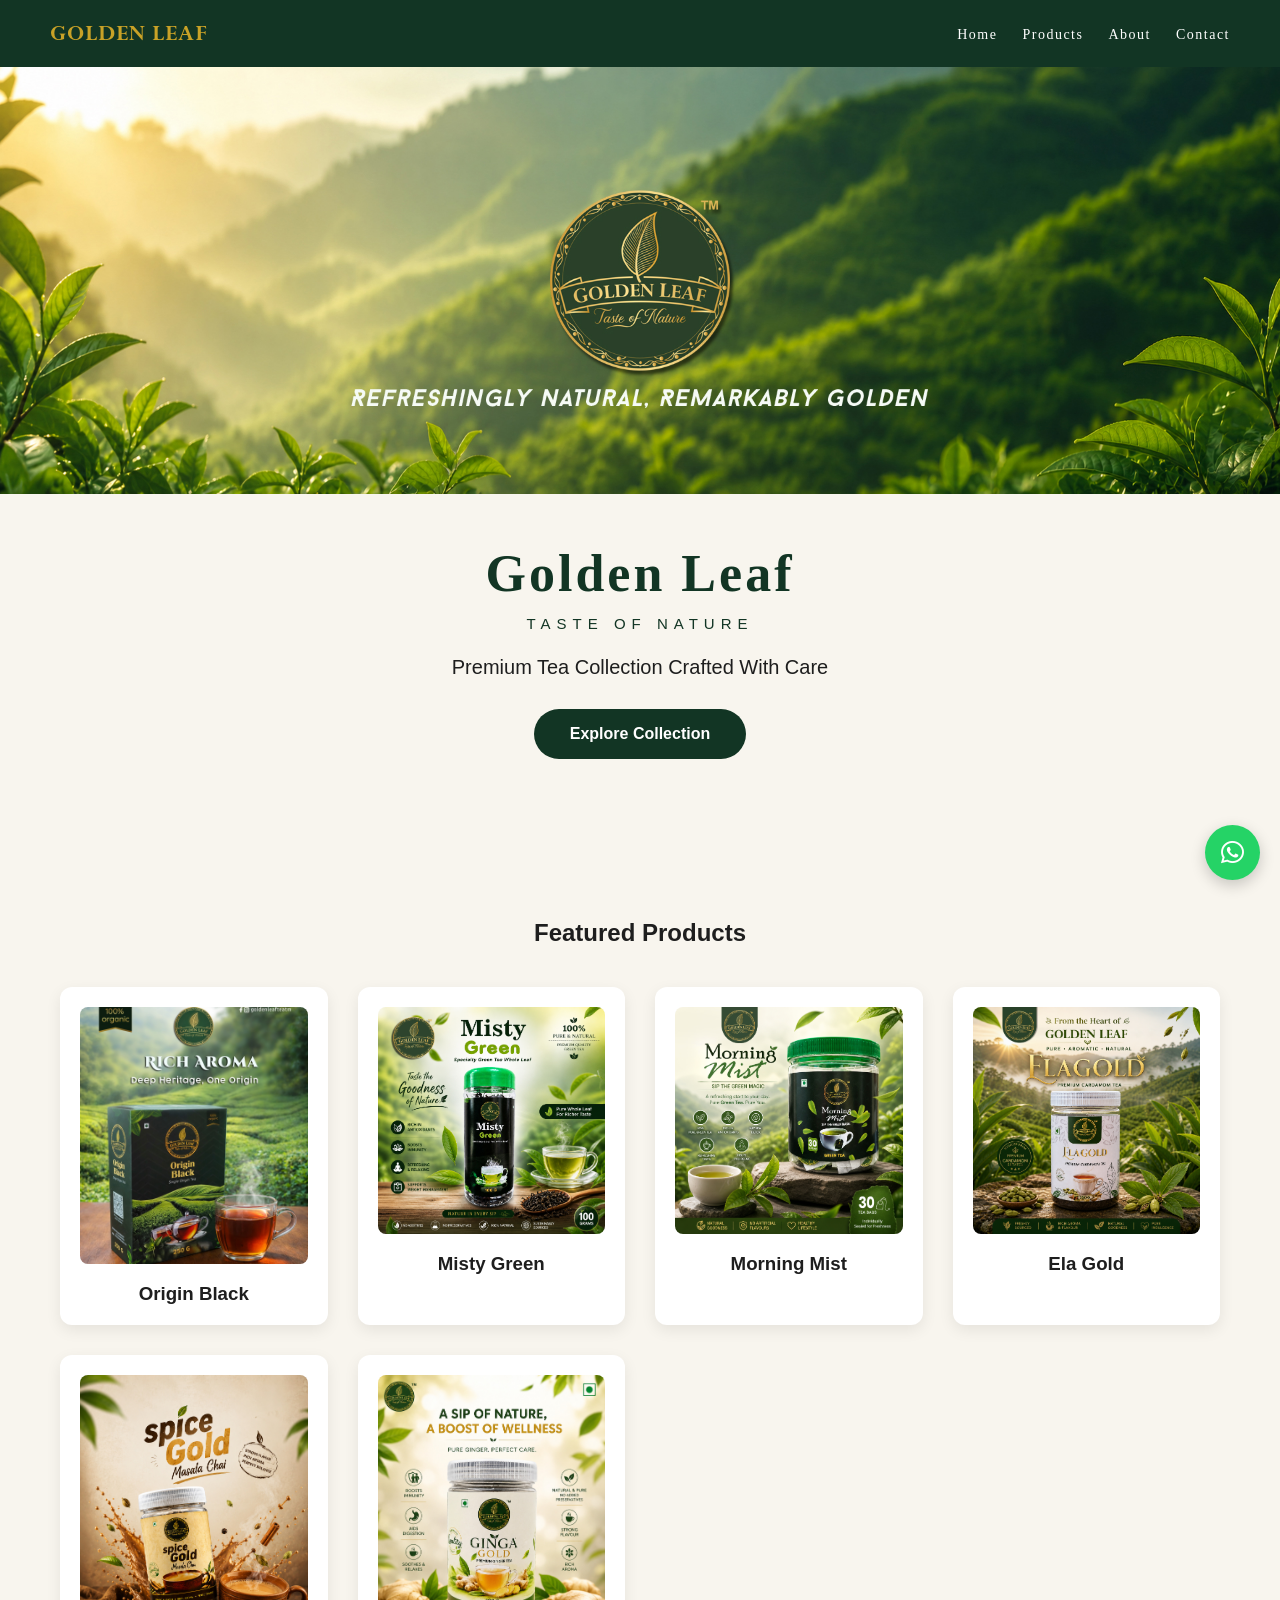
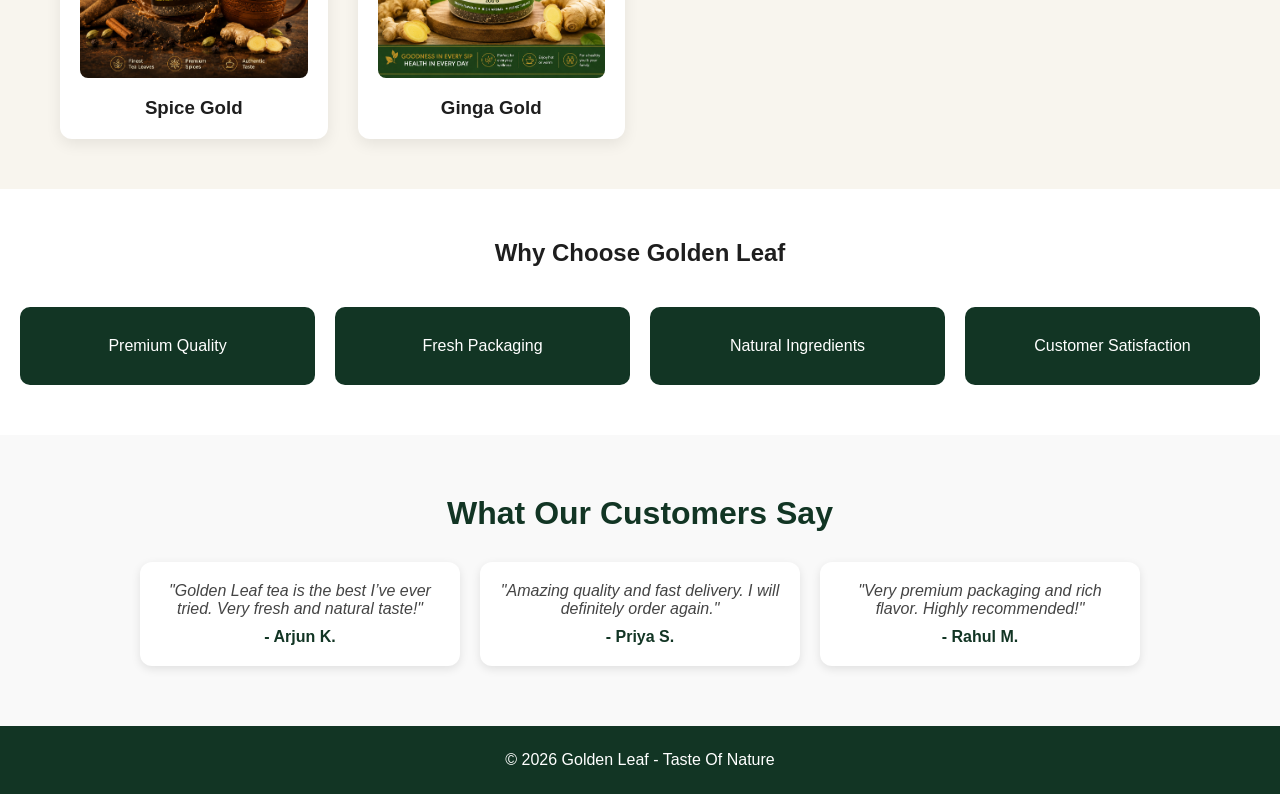
<file: index.html>
<!DOCTYPE html>

<html lang="en">

<head>

  <link rel="stylesheet" href="https://cdnjs.cloudflare.com/ajax/libs/font-awesome/6.5.1/css/all.min.css">
  
<meta charset="UTF-8">
<meta name="viewport" content="width=device-width, initial-scale=1.0">

<title>
Golden Leaf - Taste Of Nature
</title>

<link rel="stylesheet" href="assets/css/style.css">

</head>

<body>

<nav class="navbar">

<div class="brand">
GOLDEN LEAF
</div>

<ul class="nav-links">

<li><a href="index.html">Home</a></li>

<li><a href="products.html">Products</a></li>

<li><a href="about.html">About</a></li>

<li><a href="contact.html">Contact</a></li>

</ul>

</nav>

<section class="hero">

<img
src="assets/images/logo.jpg"
alt="Golden Leaf Banner"
class="hero-banner">

<div class="hero-content">

<h1 class="hero-brand">
    <span class="hero-brand-name">Golden Leaf</span>
    <span class="hero-brand-tagline">Taste Of Nature</span>
</h1>

<p>
Premium Tea Collection Crafted With Care
</p>

<a href="products.html" class="btn">
Explore Collection
</a>

</div>

</section>

<section class="featured-products">

<h2>
Featured Products
</h2>

<div class="product-grid">

<div class="product-card">

<img
src="assets/images/products/origin-black/main.jpg"
alt="Origin Black">

<h3>Origin Black</h3>

</div>

<div class="product-card">

<img
src="assets/images/products/misty-green/main.jpg"
alt="Misty Green">

<h3>Misty Green</h3>

</div>

<div class="product-card">

<img
src="assets/images/products/morning-mist/main.jpg"
alt="Morning Mist">

<h3>Morning Mist</h3>

</div>

<div class="product-card">

<img
src="assets/images/products/ela-gold/main.jpg"
alt="Ela Gold">

<h3>Ela Gold</h3>

</div>

  <div class="product-card">

<img
src="assets/images/products/spice-gold/main.jpg"
alt="Spice Gold">

<h3>Spice Gold</h3>

</div>

  <div class="product-card">

<img
src="assets/images/products/ginga-gold/main.jpg"
alt="Ginga Gold">

<h3>Ginga Gold</h3>

</div>
  
</div>

</section>

<section class="why-us">

<h2>
Why Choose Golden Leaf
</h2>

<div class="reasons">

<div class="reason">
Premium Quality
</div>

<div class="reason">
Fresh Packaging
</div>

<div class="reason">
Natural Ingredients
</div>

<div class="reason">
Customer Satisfaction
</div>

</div>

</section>

  <section class="testimonials">

  <h2>What Our Customers Say</h2>

  <div class="testimonial-grid">

    <div class="testimonial-card">
      <p>"Golden Leaf tea is the best I’ve ever tried. Very fresh and natural taste!"</p>
      <h4>- Arjun K.</h4>
    </div>

    <div class="testimonial-card">
      <p>"Amazing quality and fast delivery. I will definitely order again."</p>
      <h4>- Priya S.</h4>
    </div>

    <div class="testimonial-card">
      <p>"Very premium packaging and rich flavor. Highly recommended!"</p>
      <h4>- Rahul M.</h4>
    </div>

  </div>

</section>

<footer>

<p>
© 2026 Golden Leaf - Taste Of Nature
</p>

</footer>

  <a href="https://wa.me/918943013671" class="whatsapp-float" target="_blank">
  <i class="fa-brands fa-whatsapp"></i>
</a>

  
</body>

</html>
</file>
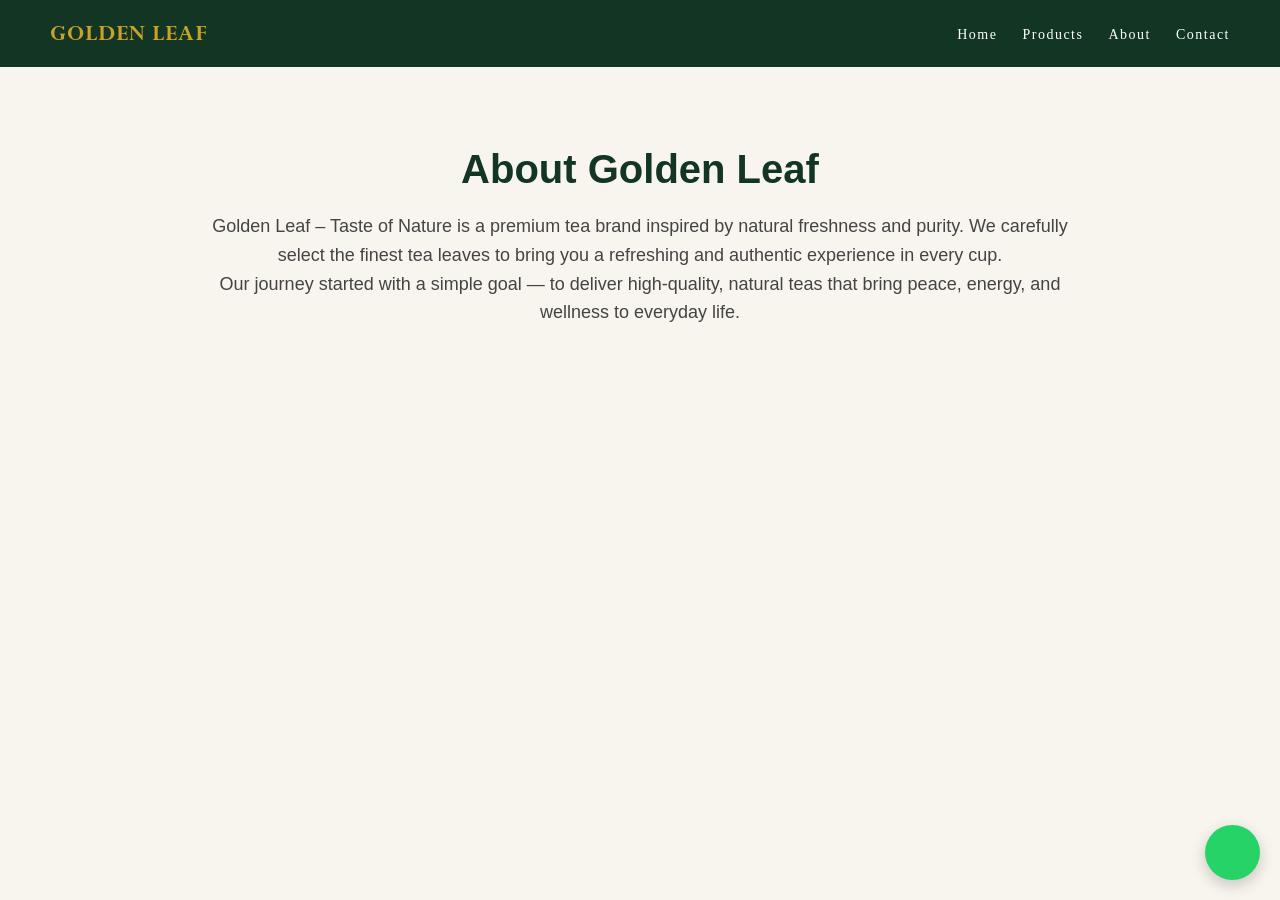
<file: about.html>
<!DOCTYPE html>
<html lang="en">

<head>
<meta charset="UTF-8">
<meta name="viewport" content="width=device-width, initial-scale=1.0">

<title>About Us | Golden Leaf</title>

<link rel="stylesheet" href="assets/css/style.css">
</head>

<body>

<nav class="navbar">
<div class="brand">GOLDEN LEAF</div>

<ul class="nav-links">
<li><a href="index.html">Home</a></li>
<li><a href="products.html">Products</a></li>
<li><a href="about.html">About</a></li>
<li><a href="contact.html">Contact</a></li>
</ul>
</nav>

<section class="page-section">

<h1>About Golden Leaf</h1>

<p>
Golden Leaf – Taste of Nature is a premium tea brand inspired by natural freshness and purity.
We carefully select the finest tea leaves to bring you a refreshing and authentic experience in every cup.
</p>

<p>
Our journey started with a simple goal — to deliver high-quality, natural teas that bring peace, energy, and wellness to everyday life.
</p>

</section>

  <a href="https://wa.me/918943013671" class="whatsapp-float" target="_blank">
  <i class="fa-brands fa-whatsapp"></i>
</a>

</body>
</html>
</file>
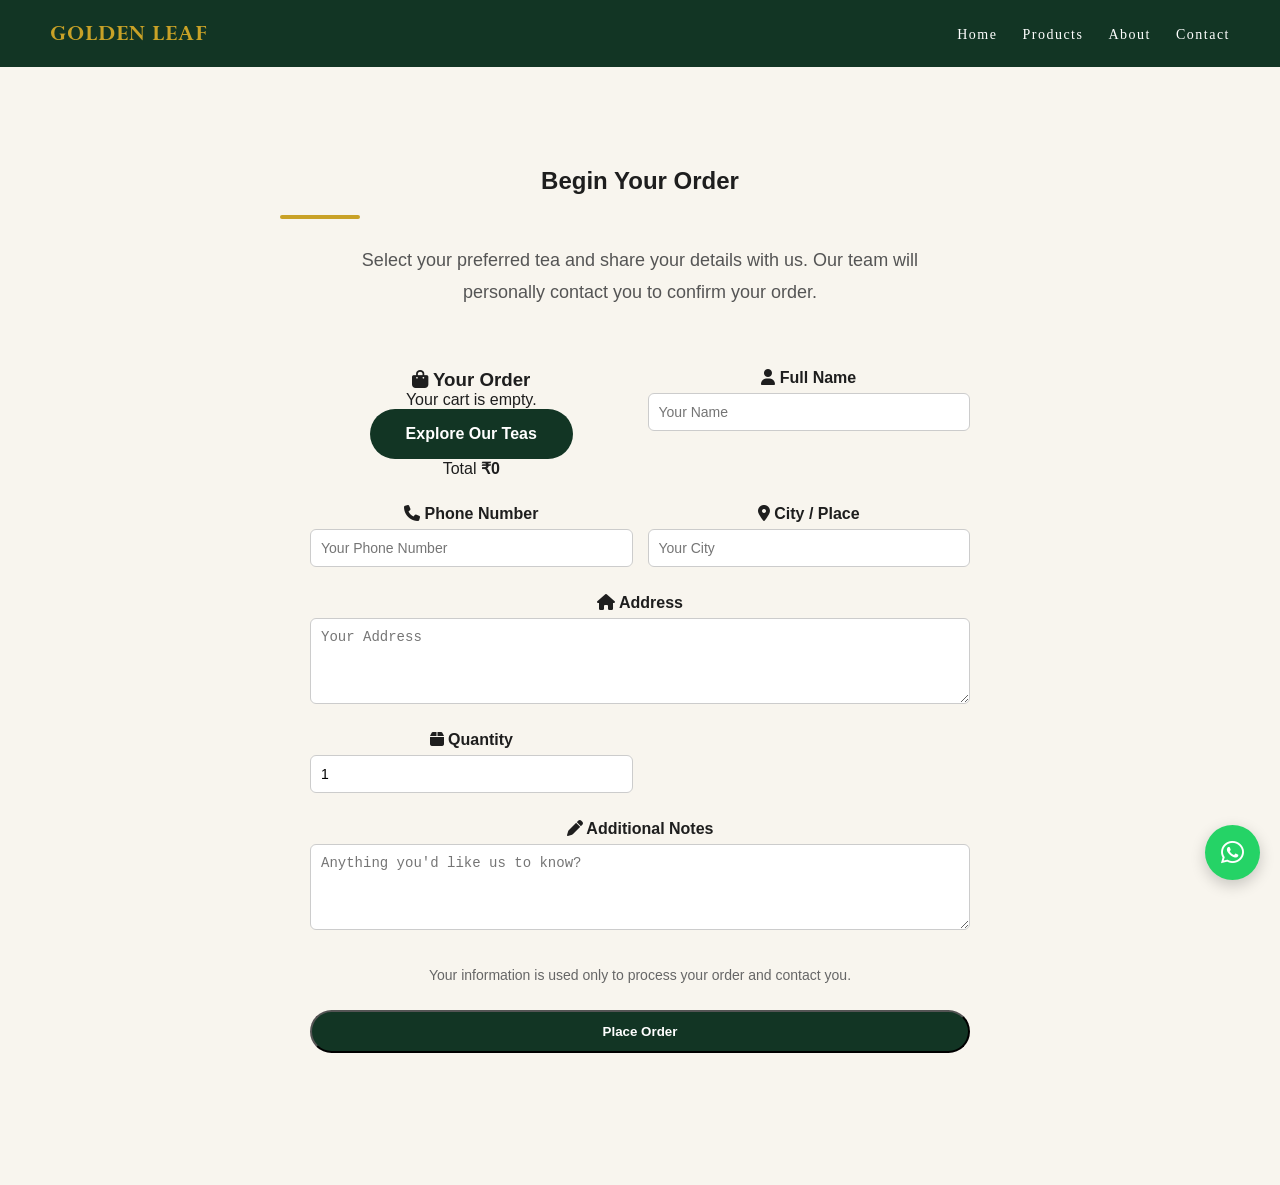
<file: cart-order.html>
<!DOCTYPE html>
<html lang="en">

<head>

  <link rel="stylesheet" href="https://cdnjs.cloudflare.com/ajax/libs/font-awesome/6.5.1/css/all.min.css">

<meta charset="UTF-8">
<meta name="viewport" content="width=device-width, initial-scale=1.0">

<title>Place Order | Golden Leaf</title>

<link rel="stylesheet" href="assets/css/style.css">

  <link rel="stylesheet"
href="https://cdnjs.cloudflare.com/ajax/libs/font-awesome/6.5.1/css/all.min.css">

</head>

<body>

<nav class="navbar">

<div class="brand">
GOLDEN LEAF
</div>

<ul class="nav-links">

<li><a href="index.html">Home</a></li>
<li><a href="products.html">Products</a></li>
<li><a href="about.html">About</a></li>
<li><a href="contact.html">Contact</a></li>

</ul>

</nav>

<section class="order-section">

<h1>Begin Your Order</h1>

<div class="gold-line"></div>

<p class="order-intro">

Select your preferred tea and
share your details with us.

Our team will personally contact
you to confirm your order.

</p>
  
 <form action="https://formspree.io/f/xnjynwlg" method="POST" onsubmit="return redirectAfterSubmit()">

<div class="form-grid">

  <div class="form-group">
    
   <div class="cart-order-summary">

    <h3>
        <i class="fa-solid fa-bag-shopping"></i>
        Your Order
    </h3>

    <div id="cart-order-items"></div>

    <div class="cart-order-total">
        <span>Total</span>
        <strong id="cart-order-total">₹0</strong>
    </div>

</div>

<input type="hidden" name="Order Details" id="cart-order-details">
<input type="hidden" name="Order Total" id="cart-order-total-input">
    
  </div>

  <div class="form-group">
    <label><i class="fa-solid fa-user"></i> Full Name</label>
    <input type="text" name="Name" placeholder="Your Name" required>
  </div>

  <div class="form-group">
    <label><i class="fa-solid fa-phone"></i> Phone Number</label>
    <input type="tel" name="Phone" placeholder="Your Phone Number" required>
  </div>

  <div class="form-group">
    <label><i class="fa-solid fa-location-dot"></i> City / Place</label>
    <input type="text" name="Place" placeholder="Your City" required>
  </div>

  <div class="form-group full">
    <label><i class="fa-solid fa-house"></i> Address</label>
    <textarea name="Address" rows="4" placeholder="Your Address" required></textarea>
  </div>

  <div class="form-group">
    <label><i class="fa-solid fa-box"></i> Quantity</label>
    <input type="number" name="Quantity" min="1" value="1" required>
  </div>

  <div class="form-group full">
    <label><i class="fa-solid fa-pen"></i> Additional Notes</label>
    <textarea name="Notes" rows="4" placeholder="Anything you'd like us to know?"></textarea>
  </div>

  <div class="form-group full">
    <p class="trust-message">
      Your information is used only to process your order and contact you.
    </p>
  </div>

  <div class="form-group full">
    <button type="submit" class="btn">Place Order</button>
  </div>

</div>

</form>
  
</section>

    <a href="https://wa.me/918943013671" class="whatsapp-float" target="_blank">
  <i class="fa-brands fa-whatsapp"></i>
</a>
  
  <script src="assets/js/main.js"></script>

  <script>
document.addEventListener("DOMContentLoaded", function () {

    const orderItems = document.getElementById("cart-order-items");
    const orderTotal = document.getElementById("cart-order-total");
    const orderDetails = document.getElementById("cart-order-details");
    const orderTotalInput = document.getElementById("cart-order-total-input");

    let cart = JSON.parse(localStorage.getItem("goldenLeafCart")) || [];

    if (cart.length === 0) {

        orderItems.innerHTML = `
            <p>Your cart is empty.</p>
            <a href="products.html" class="btn">
                Explore Our Teas
            </a>
        `;

        orderTotal.textContent = "₹0";
        return;
    }

    let total = 0;
    let details = [];

    cart.forEach(function (item) {

        const itemTotal = item.price * item.quantity;

        total += itemTotal;

        details.push(
            item.name + " × " + item.quantity + " = ₹" + itemTotal
        );

        orderItems.innerHTML += `
            <div class="cart-order-item">

                <span>
                    ${item.name} × ${item.quantity}
                </span>

                <strong>
                    ₹${itemTotal}
                </strong>

            </div>
        `;
    });

    orderTotal.textContent = "₹" + total;

    orderDetails.value = details.join(" | ");

    orderTotalInput.value = "₹" + total;

});
</script>
  
</body>

</html>
</file>
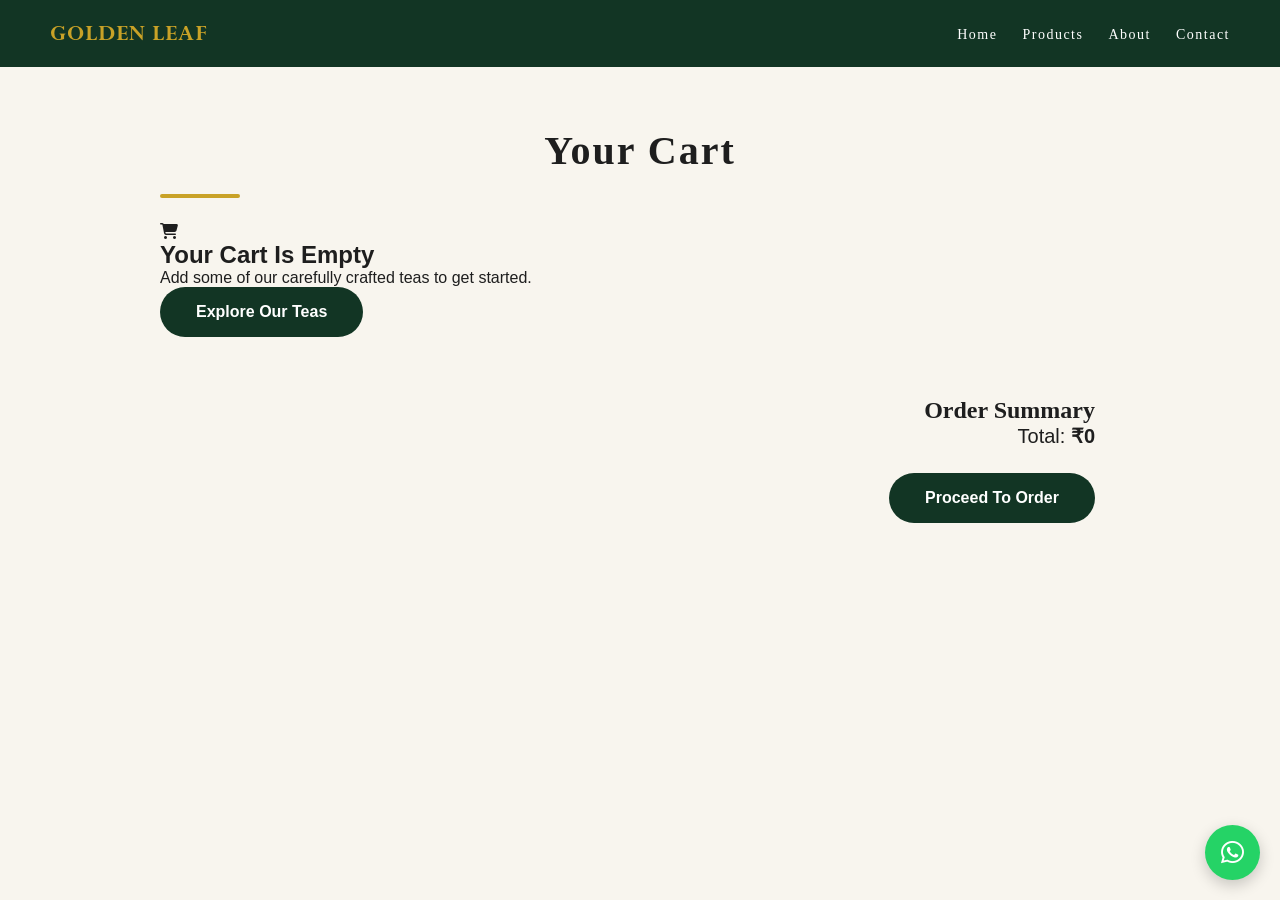
<file: cart.html>
<!DOCTYPE html>
<html lang="en">

<head>

<meta charset="UTF-8">
<meta name="viewport" content="width=device-width, initial-scale=1.0">

<title>Your Cart | Golden Leaf</title>

<link rel="stylesheet" href="assets/css/style.css">

<link rel="stylesheet"
href="https://cdnjs.cloudflare.com/ajax/libs/font-awesome/6.5.1/css/all.min.css">

</head>

<body>

<nav class="navbar">

    <div class="brand">
        GOLDEN LEAF
    </div>

    <ul class="nav-links">

        <li><a href="index.html">Home</a></li>
        <li><a href="products.html">Products</a></li>
        <li><a href="about.html">About</a></li>
        <li><a href="contact.html">Contact</a></li>

    </ul>

</nav>


<section class="cart-section">

    <h1>Your Cart</h1>

    <div class="gold-line"></div>

    <div id="cart-items">

        <!-- Cart products will appear here -->

    </div>


    <div class="cart-summary">

        <h2>Order Summary</h2>

        <p>
            Total:
            <strong id="cart-total">₹0</strong>
        </p>

        <a href="cart-order.html" class="btn">
            Proceed To Order
        </a>

    </div>

</section>


<a href="https://wa.me/918943013671"
class="whatsapp-float"
target="_blank">

    <i class="fa-brands fa-whatsapp"></i>

</a>


<script src="assets/js/main.js"></script>

</body>

</html>
</file>
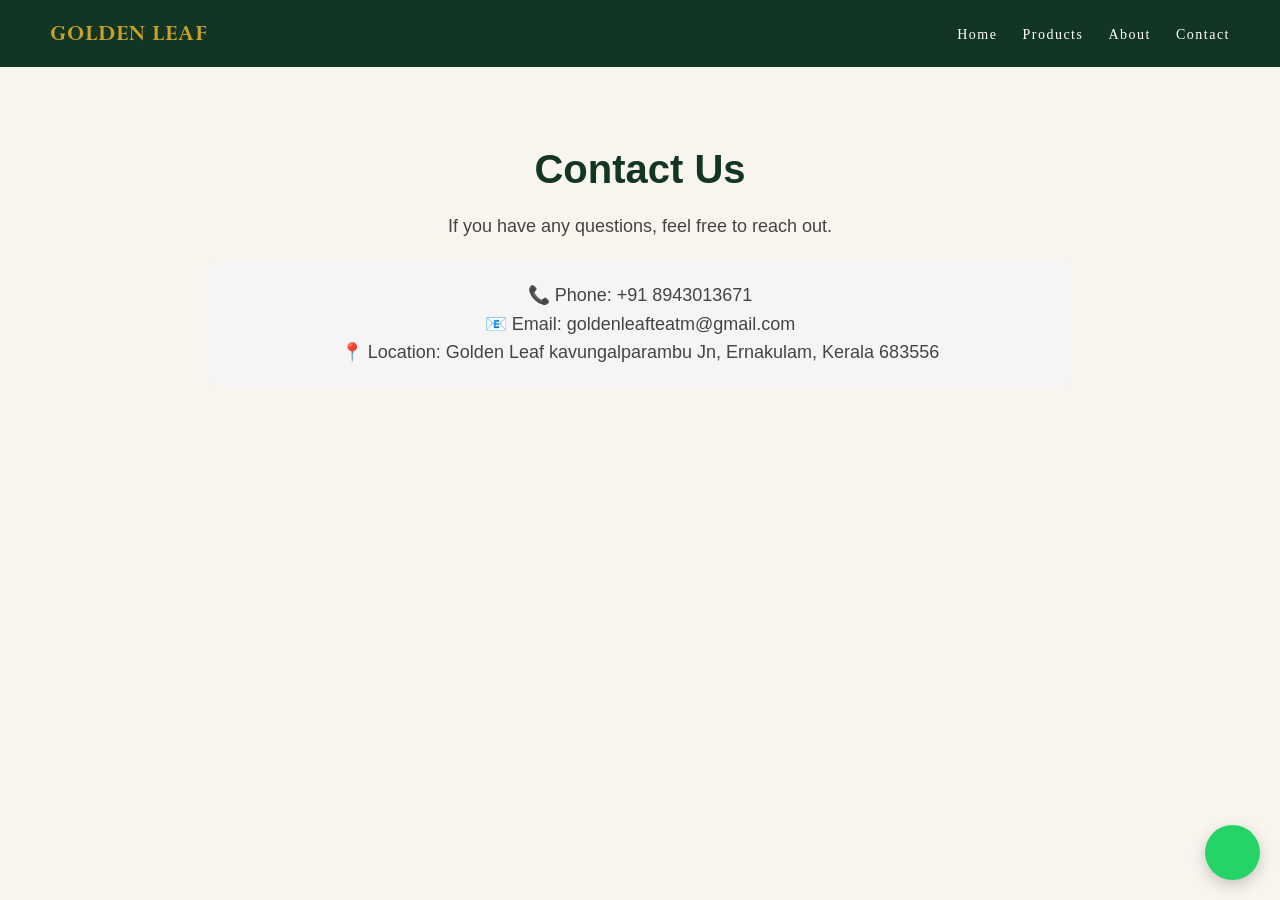
<file: contact.html>
<!DOCTYPE html>
<html lang="en">

<head>
<meta charset="UTF-8">
<meta name="viewport" content="width=device-width, initial-scale=1.0">

<title>Contact | Golden Leaf</title>

<link rel="stylesheet" href="assets/css/style.css">
</head>

<body>

<nav class="navbar">
<div class="brand">GOLDEN LEAF</div>

<ul class="nav-links">
<li><a href="index.html">Home</a></li>
<li><a href="products.html">Products</a></li>
<li><a href="about.html">About</a></li>
<li><a href="contact.html">Contact</a></li>
</ul>
</nav>

<section class="page-section">

<h1>Contact Us</h1>

<p>If you have any questions, feel free to reach out.</p>

<div class="contact-box">

<p>📞 Phone: +91 8943013671</p>
<p>📧 Email: goldenleafteatm@gmail.com</p>
<p>📍 Location: Golden Leaf kavungalparambu Jn, Ernakulam, Kerala 683556</p>

</div>

</section>

    <a href="https://wa.me/918943013671" class="whatsapp-float" target="_blank">
  <i class="fa-brands fa-whatsapp"></i>
</a>
  
</body>
</html>
</file>
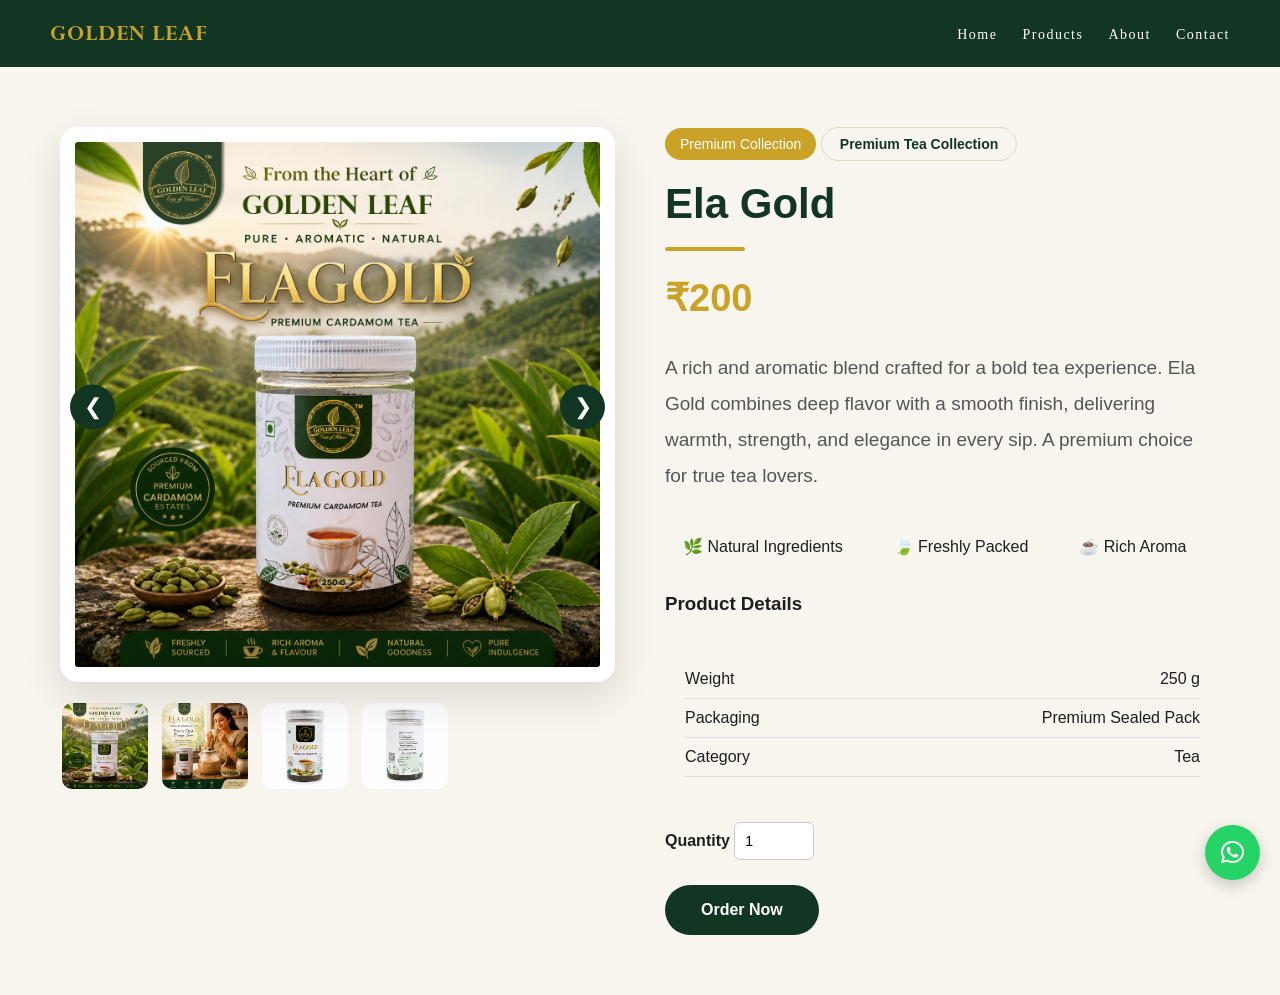
<file: ela-gold.html>
<!DOCTYPE html>
<html lang="en">

<head>

  <link rel="stylesheet" href="https://cdnjs.cloudflare.com/ajax/libs/font-awesome/6.5.1/css/all.min.css">
  
<meta charset="UTF-8">
<meta name="viewport" content="width=device-width, initial-scale=1.0">

<title>Ela Gold | Cardamom Tea</title>

<link rel="stylesheet" href="assets/css/style.css">

</head>

<body>

<nav class="navbar">

<div class="brand">
GOLDEN LEAF
</div>

<ul class="nav-links">

<li><a href="index.html">Home</a></li>

<li><a href="products.html">Products</a></li>

<li><a href="about.html">About</a></li>

<li><a href="contact.html">Contact</a></li>

</ul>

</nav>

<section class="product-page">

<div class="product-gallery">

<div class="gallery-container">

<button
class="gallery-btn left-btn"
onclick="previousImage()">

❮

</button>

<img
id="mainImage"
src="assets/images/products/ela-gold/main.jpg"
alt="Origin Black"
class="main-product-image">

<button
class="gallery-btn right-btn"
onclick="nextImage()">

❯

</button>

</div>
<div class="thumbnail-row">

<img
src="assets/images/products/ela-gold/main.jpg"
onclick="changeImage(this)"
class="thumbnail">

<img
src="assets/images/products/ela-gold/gallery1.jpg"
onclick="changeImage(this)"
class="thumbnail">

<img
src="assets/images/products/ela-gold/gallery2.jpg"
onclick="changeImage(this)"
class="thumbnail">

<img
src="assets/images/products/ela-gold/gallery3.jpg"
onclick="changeImage(this)"
class="thumbnail">

</div>

</div>

<div class="product-info">

<span class="product-badge">
Premium Collection
</span>
  
<span class="premium-tag">
Premium Tea Collection
</span>
  
<h1>Ela Gold</h1>
  <div class="gold-line"></div>

<p class="price">
₹200
</p>

<p class="product-description">

A rich and aromatic blend crafted for a bold tea experience. Ela Gold combines deep flavor with a smooth finish, delivering warmth, strength, and elegance in every sip. A premium choice for true tea lovers.

</p>

<div class="feature-box">

<div class="feature-item">
🌿 Natural Ingredients
</div>

<div class="feature-item">
🍃 Freshly Packed
</div>

<div class="feature-item">
☕ Rich Aroma
</div>

</div>

<h3>Product Details</h3>

<div class="spec-card">

<div class="spec-row">
<span>Weight</span>
<span>250 g</span>
</div>

<div class="spec-row">
<span>Packaging</span>
<span>Premium Sealed Pack</span>
</div>

<div class="spec-row">
<span>Category</span>
<span>Tea</span>
</div>

</div>

<div class="quantity-box">

<label>Quantity</label>

<input
type="number"
value="1"
min="1">

</div>

<a href="order.html?product=Ela%20Gold" class="btn">
Order Now
</a>
  
</div>

</section>

    <a href="https://wa.me/918943013671" class="whatsapp-float" target="_blank">
  <i class="fa-brands fa-whatsapp"></i>
</a>
  
<script src="assets/js/main.js"></script>

</body>

</html>
</file>
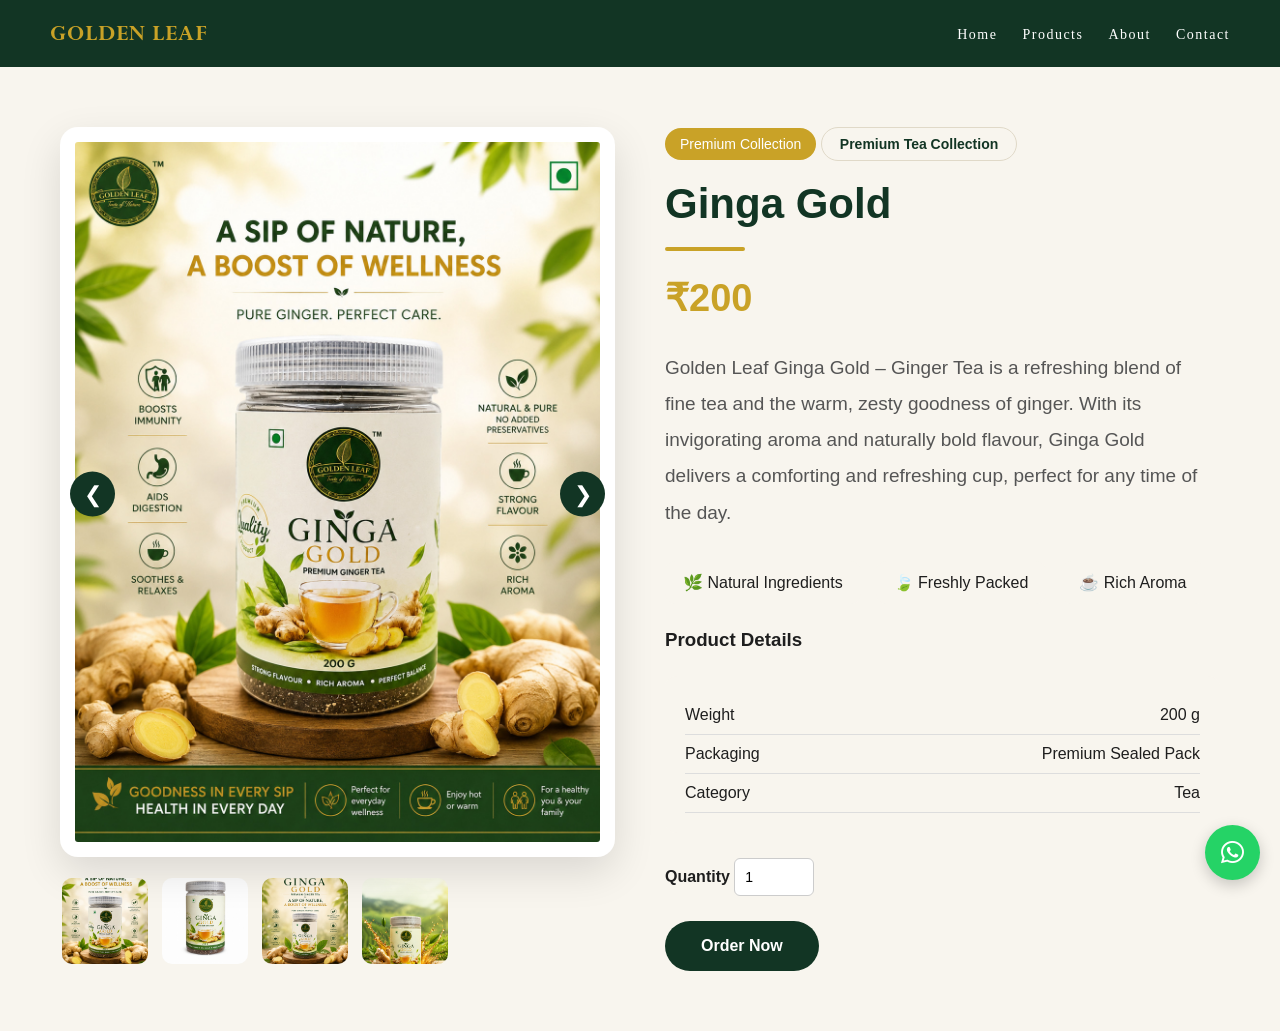
<file: ginga-gold.html>
<!DOCTYPE html>
<html lang="en">

<head>

  <link rel="stylesheet" href="https://cdnjs.cloudflare.com/ajax/libs/font-awesome/6.5.1/css/all.min.css">
  
<meta charset="UTF-8">
<meta name="viewport" content="width=device-width, initial-scale=1.0">

<title>Ginga Gold| Golden Leaf</title>

<link rel="stylesheet" href="assets/css/style.css">

</head>

<body>

<nav class="navbar">

<div class="brand">
GOLDEN LEAF
</div>

<ul class="nav-links">

<li><a href="index.html">Home</a></li>

<li><a href="products.html">Products</a></li>

<li><a href="about.html">About</a></li>

<li><a href="contact.html">Contact</a></li>

</ul>

</nav>

<section class="product-page">

<div class="product-gallery">

<div class="gallery-container">

<button
class="gallery-btn left-btn"
onclick="previousImage()">

❮

</button>

<img
id="mainImage"
src="assets/images/products/ginga-gold/main.jpg"
alt="Ginga Gold"
class="main-product-image">

<button
class="gallery-btn right-btn"
onclick="nextImage()">

❯

</button>

</div>
<div class="thumbnail-row">

<img
src="assets/images/products/ginga-gold/main.jpg"
onclick="changeImage(this)"
class="thumbnail">

<img
src="assets/images/products/ginga-gold/gallery1.jpg"
onclick="changeImage(this)"
class="thumbnail">

<img
src="assets/images/products/ginga-gold/gallery2.jpg"
onclick="changeImage(this)"
class="thumbnail">

<img
src="assets/images/products/ginga-gold/gallery3.jpg"
onclick="changeImage(this)"
class="thumbnail">

</div>

</div>

<div class="product-info">

<span class="product-badge">
Premium Collection
</span>
  
<span class="premium-tag">
Premium Tea Collection
</span>
  
<h1>Ginga Gold</h1>
  <div class="gold-line"></div>

<p class="price">
₹200
</p>

<p class="product-description">

Golden Leaf Ginga Gold – Ginger Tea is a refreshing blend of fine tea and the warm, zesty goodness of ginger.
  
With its invigorating aroma and naturally bold flavour, Ginga Gold delivers a comforting
  
and refreshing cup, perfect for any time of the day.

</p>

<div class="feature-box">

<div class="feature-item">
🌿 Natural Ingredients
</div>

<div class="feature-item">
🍃 Freshly Packed
</div>

<div class="feature-item">
☕ Rich Aroma
</div>

</div>

<h3>Product Details</h3>

<div class="spec-card">

<div class="spec-row">
<span>Weight</span>
<span>200 g</span>
</div>

<div class="spec-row">
<span>Packaging</span>
<span>Premium Sealed Pack</span>
</div>

<div class="spec-row">
<span>Category</span>
<span>Tea</span>
</div>

</div>

<div class="quantity-box">

<label>Quantity</label>

<input
type="number"
value="1"
min="1">

</div>

<a href="order.html?product=Ginga%20Gold" class="btn">
Order Now
</a>
  
</div>

</section>

    <a href="https://wa.me/918943013671" class="whatsapp-float" target="_blank">
  <i class="fa-brands fa-whatsapp"></i>
</a>

<script src="assets/js/main.js"></script>

</body>

</html>
</file>
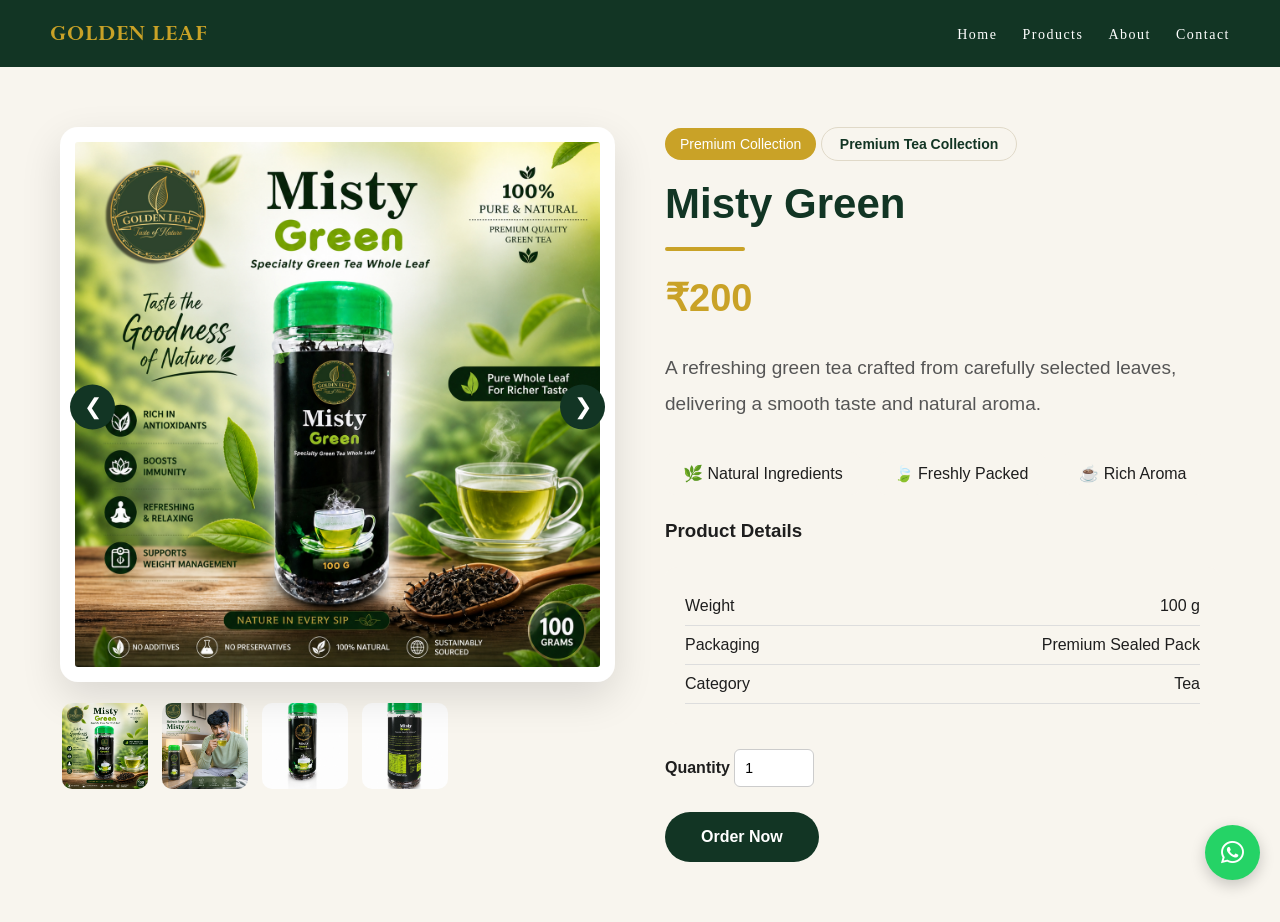
<file: misty-green.html>
<!DOCTYPE html>
<html lang="en">

<head>

  <link rel="stylesheet" href="https://cdnjs.cloudflare.com/ajax/libs/font-awesome/6.5.1/css/all.min.css">
  
<meta charset="UTF-8">
<meta name="viewport" content="width=device-width, initial-scale=1.0">

<title>Misty Green | Golden Leaf</title>

<link rel="stylesheet" href="assets/css/style.css">

</head>

<body>

<nav class="navbar">

<div class="brand">
GOLDEN LEAF
</div>

<ul class="nav-links">

<li><a href="index.html">Home</a></li>

<li><a href="products.html">Products</a></li>

<li><a href="about.html">About</a></li>

<li><a href="contact.html">Contact</a></li>

</ul>

</nav>

<section class="product-page">

<div class="product-gallery">

<div class="gallery-container">

<button
class="gallery-btn left-btn"
onclick="previousImage()">

❮

</button>

<img
id="mainImage"
src="assets/images/products/misty-green/main.jpg"
alt="Origin Black"
class="main-product-image">

<button
class="gallery-btn right-btn"
onclick="nextImage()">

❯

</button>

</div>
<div class="thumbnail-row">

<img
src="assets/images/products/misty-green/main.jpg"
onclick="changeImage(this)"
class="thumbnail">

<img
src="assets/images/products/misty-green/gallery1.jpg"
onclick="changeImage(this)"
class="thumbnail">

<img
src="assets/images/products/misty-green/gallery2.jpg"
onclick="changeImage(this)"
class="thumbnail">

<img
src="assets/images/products/misty-green/gallery3.jpg"
onclick="changeImage(this)"
class="thumbnail">

</div>

</div>

<div class="product-info">

<span class="product-badge">
Premium Collection
</span>
  
<span class="premium-tag">
Premium Tea Collection
</span>
  
<h1>Misty Green</h1>
  <div class="gold-line"></div>

<p class="price">
₹200
</p>

<p class="product-description">

A refreshing green tea crafted from carefully selected leaves, delivering a smooth taste and natural aroma.

</p>

<div class="feature-box">

<div class="feature-item">
🌿 Natural Ingredients
</div>

<div class="feature-item">
🍃 Freshly Packed
</div>

<div class="feature-item">
☕ Rich Aroma
</div>

</div>

<h3>Product Details</h3>

<div class="spec-card">

<div class="spec-row">
<span>Weight</span>
<span>100 g</span>
</div>

<div class="spec-row">
<span>Packaging</span>
<span>Premium Sealed Pack</span>
</div>

<div class="spec-row">
<span>Category</span>
<span>Tea</span>
</div>

</div>

<div class="quantity-box">

<label>Quantity</label>

<input
type="number"
value="1"
min="1">

</div>

<a href="order.html?product=Misty%20Green" class="btn">
Order Now
</a>
  
</div>

</section>

    <a href="https://wa.me/918943013671" class="whatsapp-float" target="_blank">
  <i class="fa-brands fa-whatsapp"></i>
</a>
  
<script src="assets/js/main.js"></script>

</body>

</html>
</file>
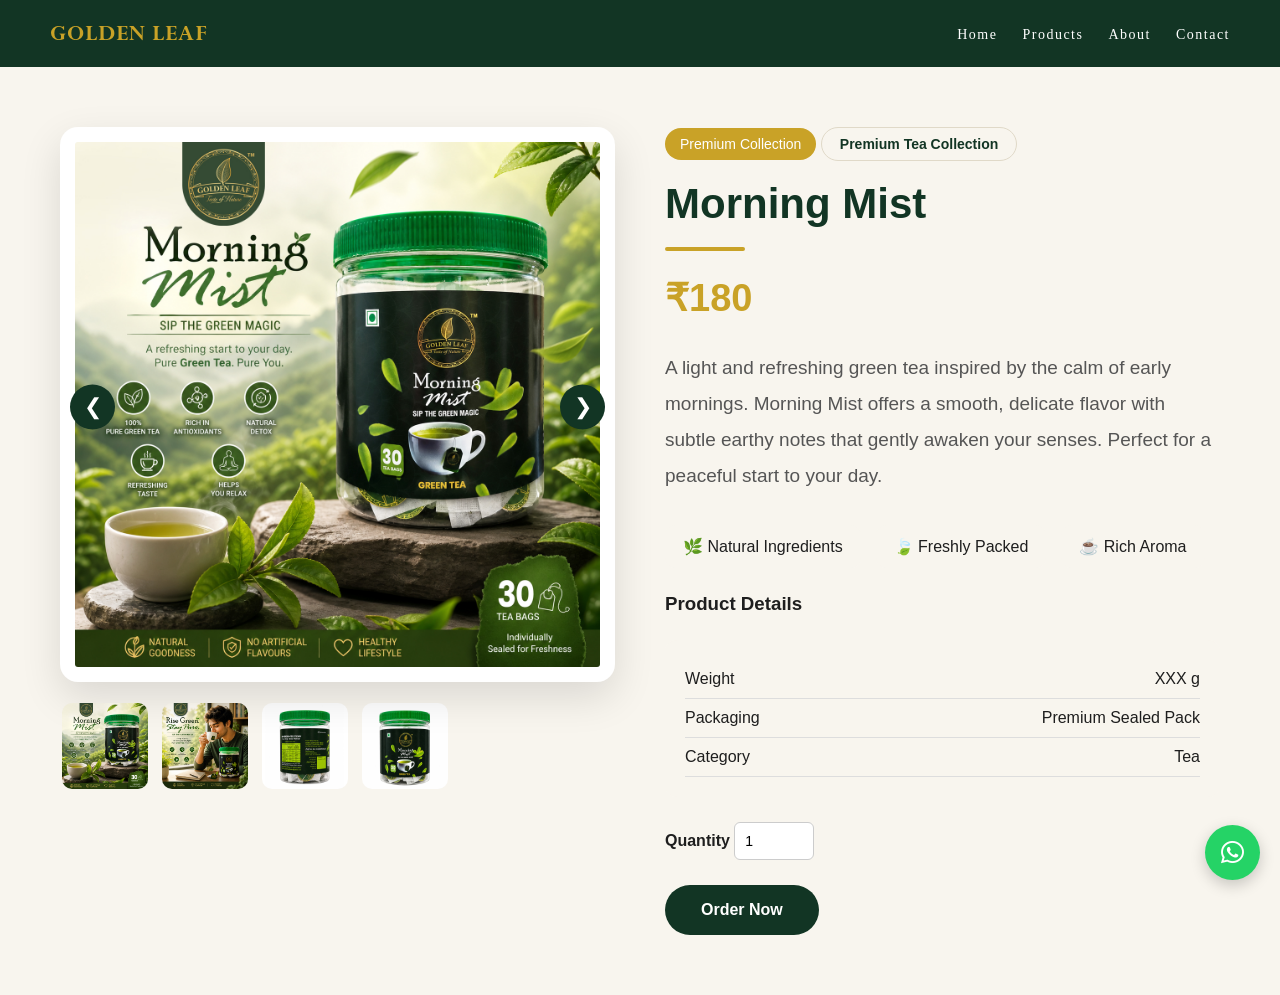
<file: morning-mist.html>
<!DOCTYPE html>
<html lang="en">

<head>

  <link rel="stylesheet" href="https://cdnjs.cloudflare.com/ajax/libs/font-awesome/6.5.1/css/all.min.css">
  
<meta charset="UTF-8">
<meta name="viewport" content="width=device-width, initial-scale=1.0">

<title>Morning Mist | Green Tea Sachet</title>

<link rel="stylesheet" href="assets/css/style.css">

</head>

<body>

<nav class="navbar">

<div class="brand">
GOLDEN LEAF
</div>

<ul class="nav-links">

<li><a href="index.html">Home</a></li>

<li><a href="products.html">Products</a></li>

<li><a href="about.html">About</a></li>

<li><a href="contact.html">Contact</a></li>

</ul>

</nav>

<section class="product-page">

<div class="product-gallery">

<div class="gallery-container">

<button
class="gallery-btn left-btn"
onclick="previousImage()">

❮

</button>

<img
id="mainImage"
src="assets/images/products/morning-mist/main.jpg"
alt="Origin Black"
class="main-product-image">

<button
class="gallery-btn right-btn"
onclick="nextImage()">

❯

</button>

</div>
<div class="thumbnail-row">

<img
src="assets/images/products/morning-mist/main.jpg"
onclick="changeImage(this)"
class="thumbnail">

<img
src="assets/images/products/morning-mist/gallery1.jpg"
onclick="changeImage(this)"
class="thumbnail">

<img
src="assets/images/products/morning-mist/gallery2.jpg"
onclick="changeImage(this)"
class="thumbnail">

<img
src="assets/images/products/morning-mist/gallery3.jpg"
onclick="changeImage(this)"
class="thumbnail">

</div>

</div>

<div class="product-info">

<span class="product-badge">
Premium Collection
</span>
  
<span class="premium-tag">
Premium Tea Collection
</span>
  
<h1>Morning Mist</h1>
  <div class="gold-line"></div>

<p class="price">
₹180
</p>

<p class="product-description">

A light and refreshing green tea inspired by the calm of early mornings. Morning Mist offers a smooth, delicate flavor with subtle earthy notes that gently awaken your senses. Perfect for a peaceful start to your day.

</p>

<div class="feature-box">

<div class="feature-item">
🌿 Natural Ingredients
</div>

<div class="feature-item">
🍃 Freshly Packed
</div>

<div class="feature-item">
☕ Rich Aroma
</div>

</div>

<h3>Product Details</h3>

<div class="spec-card">

<div class="spec-row">
<span>Weight</span>
<span>XXX g</span>
</div>

<div class="spec-row">
<span>Packaging</span>
<span>Premium Sealed Pack</span>
</div>

<div class="spec-row">
<span>Category</span>
<span>Tea</span>
</div>

</div>

<div class="quantity-box">

<label>Quantity</label>

<input
type="number"
value="1"
min="1">

</div>

<a href="order.html?product=Morning%20Mist" class="btn">
Order Now
</a>
  
</div>

</section>

    <a href="https://wa.me/918943013671" class="whatsapp-float" target="_blank">
  <i class="fa-brands fa-whatsapp"></i>
</a>
  
<script src="assets/js/main.js"></script>

</body>

</html>
</file>
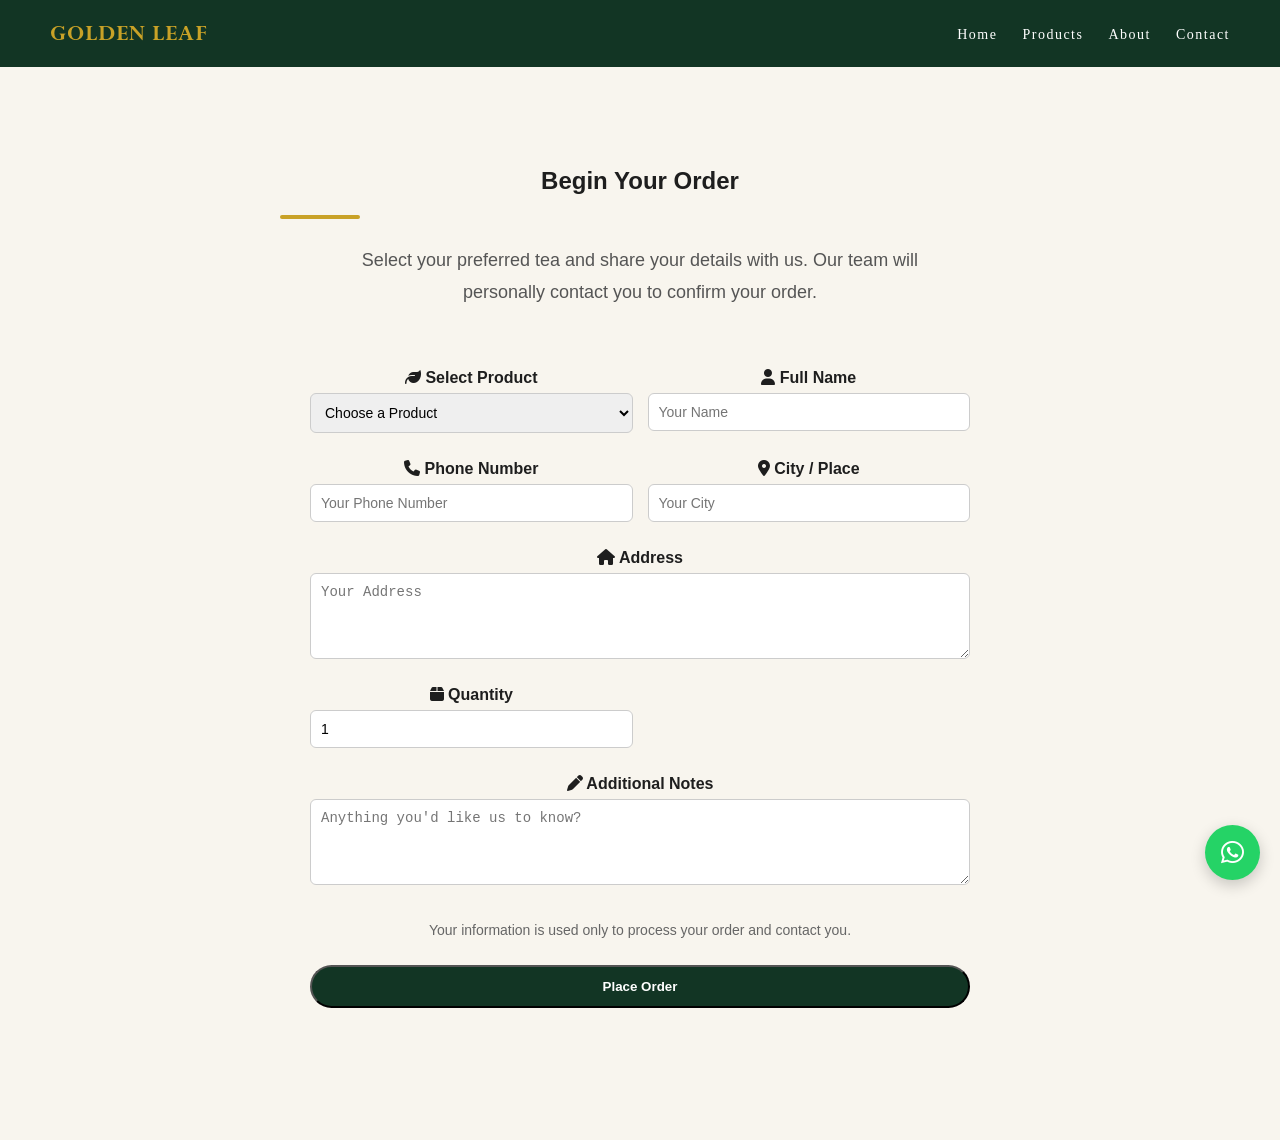
<file: order.html>
<!DOCTYPE html>
<html lang="en">

<head>

  <link rel="stylesheet" href="https://cdnjs.cloudflare.com/ajax/libs/font-awesome/6.5.1/css/all.min.css">

<meta charset="UTF-8">
<meta name="viewport" content="width=device-width, initial-scale=1.0">

<title>Place Order | Golden Leaf</title>

<link rel="stylesheet" href="assets/css/style.css">

  <link rel="stylesheet"
href="https://cdnjs.cloudflare.com/ajax/libs/font-awesome/6.5.1/css/all.min.css">

</head>

<body>

<nav class="navbar">

<div class="brand">
GOLDEN LEAF
</div>

<ul class="nav-links">

<li><a href="index.html">Home</a></li>
<li><a href="products.html">Products</a></li>
<li><a href="about.html">About</a></li>
<li><a href="contact.html">Contact</a></li>

</ul>

</nav>

<section class="order-section">

<h1>Begin Your Order</h1>

<div class="gold-line"></div>

<p class="order-intro">

Select your preferred tea and
share your details with us.

Our team will personally contact
you to confirm your order.

</p>
  
 <form action="https://formspree.io/f/xnjynwlg" method="POST" onsubmit="return redirectAfterSubmit()">

<div class="form-grid">

  <div class="form-group">
    <label><i class="fa-solid fa-leaf"></i> Select Product</label>
    <select name="Product" required>
      <option value="">Choose a Product</option>
      <option value="Origin Black">Origin Black</option>
      <option value="Misty Green">Misty Green</option>
      <option value="Morning Mist">Morning Mist</option>
      <option value="Ela Gold">Ela Gold</option>
      <option value="Spice Gold">Spice Gold</option>
      <option value="Spice Gold">Ginga Gold</option>
    </select>
  </div>

  <div class="form-group">
    <label><i class="fa-solid fa-user"></i> Full Name</label>
    <input type="text" name="Name" placeholder="Your Name" required>
  </div>

  <div class="form-group">
    <label><i class="fa-solid fa-phone"></i> Phone Number</label>
    <input type="tel" name="Phone" placeholder="Your Phone Number" required>
  </div>

  <div class="form-group">
    <label><i class="fa-solid fa-location-dot"></i> City / Place</label>
    <input type="text" name="Place" placeholder="Your City" required>
  </div>

  <div class="form-group full">
    <label><i class="fa-solid fa-house"></i> Address</label>
    <textarea name="Address" rows="4" placeholder="Your Address" required></textarea>
  </div>

  <div class="form-group">
    <label><i class="fa-solid fa-box"></i> Quantity</label>
    <input type="number" name="Quantity" min="1" value="1" required>
  </div>

  <div class="form-group full">
    <label><i class="fa-solid fa-pen"></i> Additional Notes</label>
    <textarea name="Notes" rows="4" placeholder="Anything you'd like us to know?"></textarea>
  </div>

  <div class="form-group full">
    <p class="trust-message">
      Your information is used only to process your order and contact you.
    </p>
  </div>

  <div class="form-group full">
    <button type="submit" class="btn">Place Order</button>
  </div>

</div>

</form>
  
</section>

    <a href="https://wa.me/918943013671" class="whatsapp-float" target="_blank">
  <i class="fa-brands fa-whatsapp"></i>
</a>
  
  <script src="assets/js/main.js"></script>
  
</body>

</html>
</file>
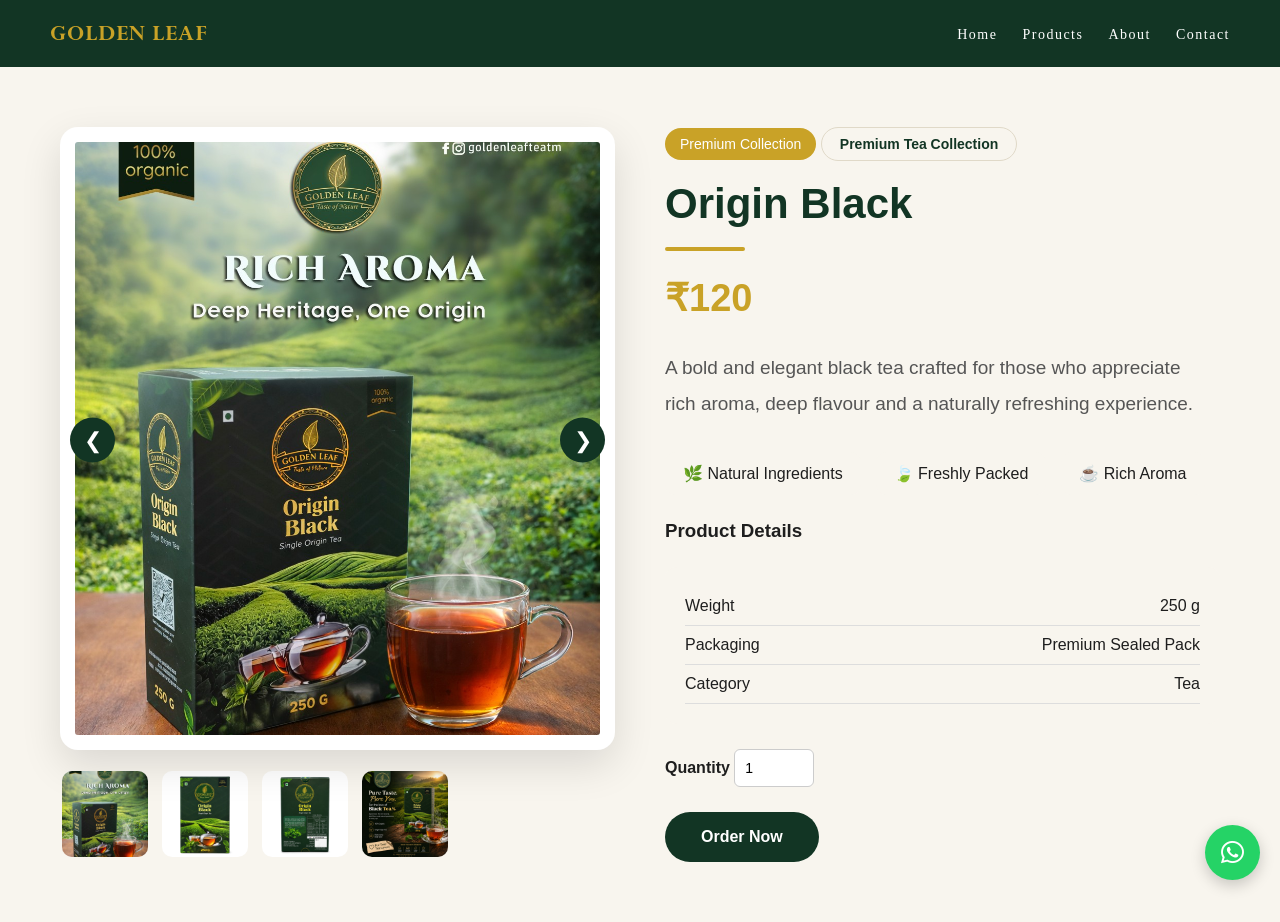
<file: origin-black.html>
<!DOCTYPE html>
<html lang="en">

<head>

  <link rel="stylesheet" href="https://cdnjs.cloudflare.com/ajax/libs/font-awesome/6.5.1/css/all.min.css">
  
<meta charset="UTF-8">
<meta name="viewport" content="width=device-width, initial-scale=1.0">

<title>Origin Black | Golden Leaf</title>

<link rel="stylesheet" href="assets/css/style.css">

</head>

<body>

<nav class="navbar">

<div class="brand">
GOLDEN LEAF
</div>

<ul class="nav-links">

<li><a href="index.html">Home</a></li>

<li><a href="products.html">Products</a></li>

<li><a href="about.html">About</a></li>

<li><a href="contact.html">Contact</a></li>

</ul>

</nav>

<section class="product-page">

<div class="product-gallery">

<div class="gallery-container">

<button
class="gallery-btn left-btn"
onclick="previousImage()">

❮

</button>

<img
id="mainImage"
src="assets/images/products/origin-black/main.jpg"
alt="Origin Black"
class="main-product-image">

<button
class="gallery-btn right-btn"
onclick="nextImage()">

❯

</button>

</div>
<div class="thumbnail-row">

<img
src="assets/images/products/origin-black/main.jpg"
onclick="changeImage(this)"
class="thumbnail">

<img
src="assets/images/products/origin-black/gallery1.jpg"
onclick="changeImage(this)"
class="thumbnail">

<img
src="assets/images/products/origin-black/gallery2.jpg"
onclick="changeImage(this)"
class="thumbnail">

<img
src="assets/images/products/origin-black/gallery3.jpg"
onclick="changeImage(this)"
class="thumbnail">

</div>

</div>

<div class="product-info">

<span class="product-badge">
Premium Collection
</span>
  
<span class="premium-tag">
Premium Tea Collection
</span>
  
<h1>Origin Black</h1>
  <div class="gold-line"></div>

<p class="price">
₹120
</p>

<p class="product-description">

A bold and elegant black tea crafted
for those who appreciate rich aroma,
deep flavour and a naturally refreshing experience.

</p>

<div class="feature-box">

<div class="feature-item">
🌿 Natural Ingredients
</div>

<div class="feature-item">
🍃 Freshly Packed
</div>

<div class="feature-item">
☕ Rich Aroma
</div>

</div>

<h3>Product Details</h3>

<div class="spec-card">

<div class="spec-row">
<span>Weight</span>
<span>250 g</span>
</div>

<div class="spec-row">
<span>Packaging</span>
<span>Premium Sealed Pack</span>
</div>

<div class="spec-row">
<span>Category</span>
<span>Tea</span>
</div>

</div>

<div class="quantity-box">

<label>Quantity</label>

<input
type="number"
value="1"
min="1">

</div>

<a href="order.html?product=Origin%20Black" class="btn">
Order Now
</a>
  
</div>

</section>

    <a href="https://wa.me/918943013671" class="whatsapp-float" target="_blank">
  <i class="fa-brands fa-whatsapp"></i>
</a>

<script src="assets/js/main.js"></script>

</body>

</html>
</file>
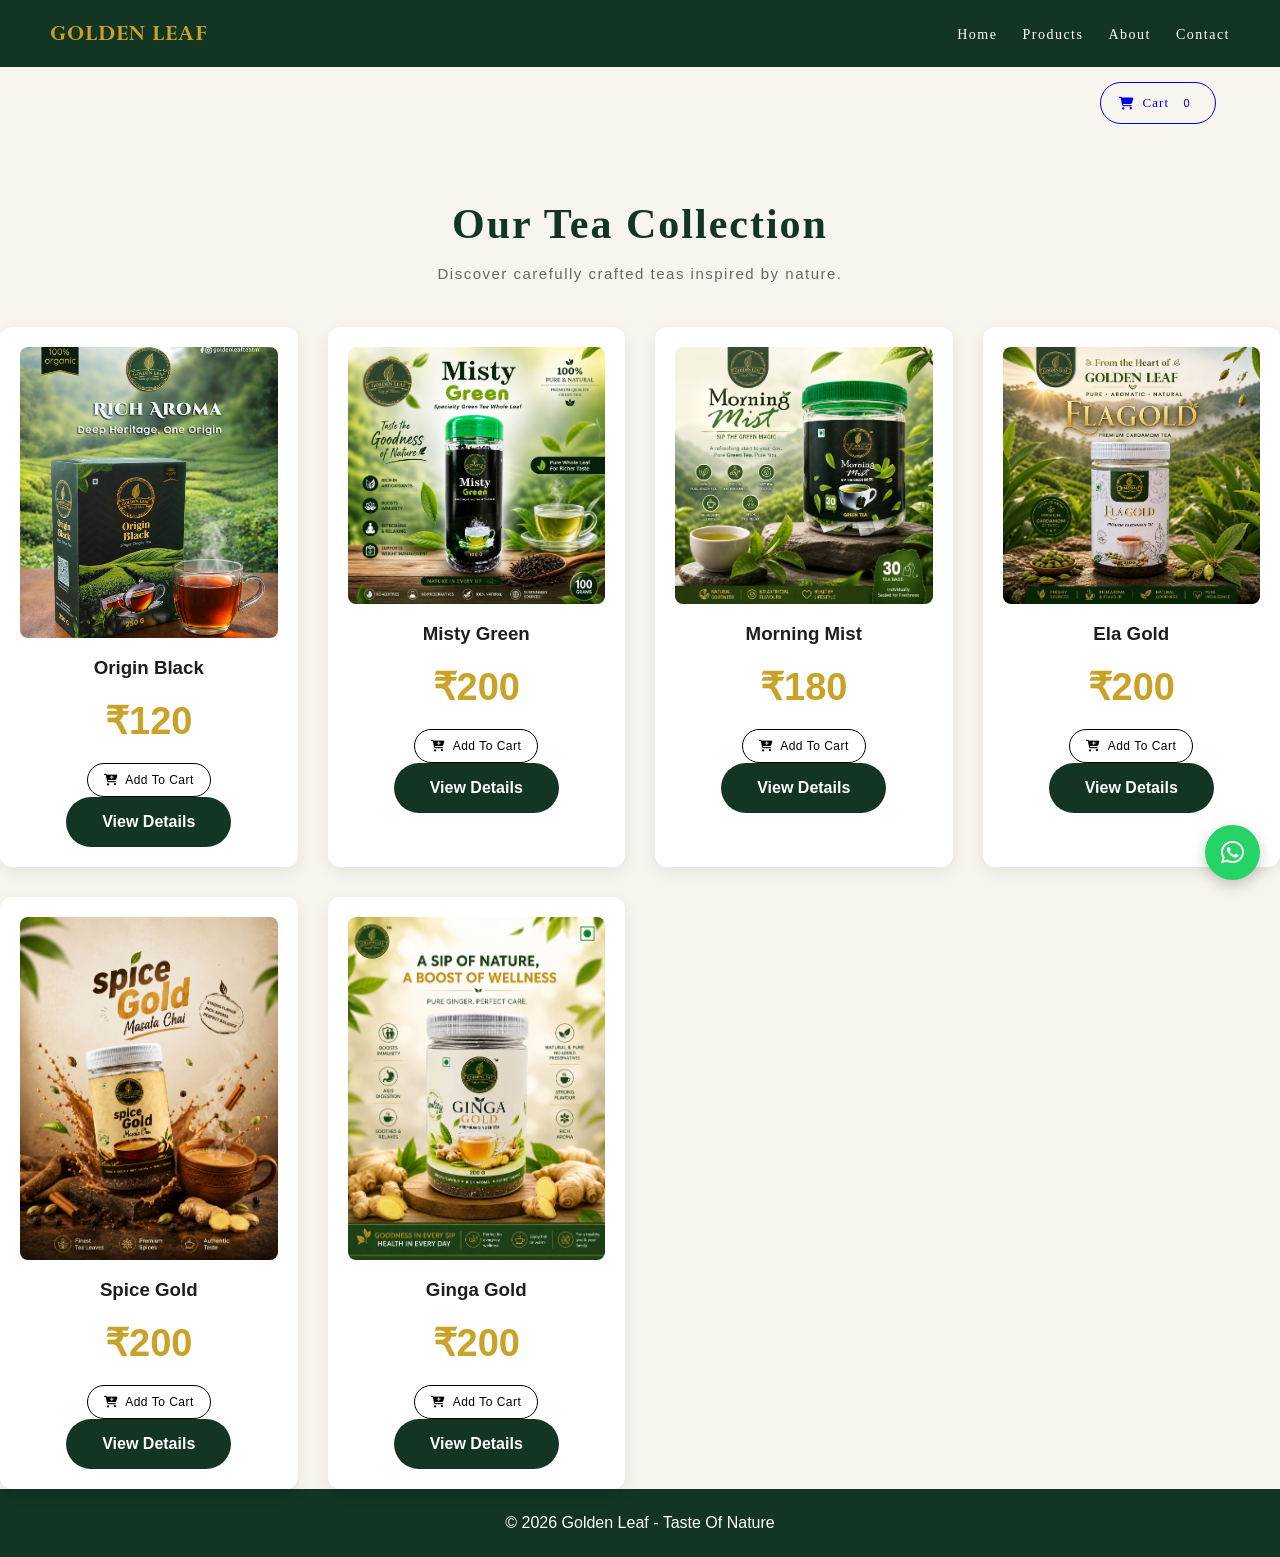
<file: products.html>
<!DOCTYPE html>
<html lang="en">

<head>
    
<link rel="stylesheet" href="https://cdnjs.cloudflare.com/ajax/libs/font-awesome/6.5.1/css/all.min.css">
    
<meta charset="UTF-8">
<meta name="viewport" content="width=device-width, initial-scale=1.0">

<title>Our Collection | Golden Leaf</title>

<link rel="stylesheet" href="assets/css/style.css">

</head>

<body>

<nav class="navbar">

<div class="brand">
GOLDEN LEAF
</div>

<ul class="nav-links">

<li><a href="index.html">Home</a></li>

<li><a href="products.html">Products</a></li>

<li><a href="about.html">About</a></li>

<li><a href="contact.html">Contact</a></li>

</ul>

</nav>

    <!-- SHOPPING CART BUTTON -->

<div class="cart-button-container">
    <a href="cart.html" class="cart-button">
        <i class="fa-solid fa-cart-shopping"></i>
        <span>Cart</span>
        <span id="cart-count">0</span>
    </a>
</div>

<section class="products-page">

<div class="products-header">

<h1>Our Tea Collection</h1>

<p class="collection-text">
Discover carefully crafted teas inspired by nature.
</p>

</div>

<div class="product-grid">

<div class="product-card">

<img
src="assets/images/products/origin-black/main.jpg"
alt="Origin Black">

<h3>Origin Black</h3>

<p class="price">₹120</p>

   <button
    class="add-to-cart-btn"
    onclick="addToCart(
        'Origin Black',
        120,
        'assets/images/products/origin-black/main.jpg'
    )">
    <i class="fa-solid fa-cart-plus"></i>
    Add To Cart
</button>

<a href="origin-black.html" class="btn">
View Details
</a>

</div>

<div class="product-card">

<img
src="assets/images/products/misty-green/main.jpg"
alt="Misty Green">

<h3>Misty Green</h3>

<p class="price">₹200</p>

    <button
    class="add-to-cart-btn"
    onclick="addToCart(
        'Misty Green',
        200,
        'assets/images/products/misty-green/main.jpg'
    )">

    <i class="fa-solid fa-cart-plus"></i>
    Add To Cart

</button>
    
<a href="misty-green.html" class="btn">
View Details
</a>

</div>

<div class="product-card">

<img
src="assets/images/products/morning-mist/main.jpg"
alt="Morning Mist">

<h3>Morning Mist</h3>

<p class="price">₹180</p>

    <button
    class="add-to-cart-btn"
    onclick="addToCart(
        'Morning Mist',
        180,
        'assets/images/products/morning-mist/main.jpg'
    )">
    <i class="fa-solid fa-cart-plus"></i>
    Add To Cart
</button>
    
<a href="morning-mist.html" class="btn">
View Details
</a>

</div>

<div class="product-card">

<img
src="assets/images/products/ela-gold/main.jpg"
alt="Ela Gold">

<h3>Ela Gold</h3>

<p class="price">₹200</p>

    <button
    class="add-to-cart-btn"
    onclick="addToCart(
        'Ela Gold',
        200,
        'assets/images/products/ela-gold/main.jpg'
    )">
    <i class="fa-solid fa-cart-plus"></i>
    Add To Cart
</button>
    
<a href="ela-gold.html" class="btn">
View Details
</a>

</div>

    <div class="product-card">

<img
src="assets/images/products/spice-gold/main.jpg"
alt="Spice Gold">

<h3>Spice Gold</h3>

<p class="price">₹200</p>

        <button
    class="add-to-cart-btn"
    onclick="addToCart(
        'Spice Gold',
        200,
        'assets/images/products/spice-gold/main.jpg'
    )">
    <i class="fa-solid fa-cart-plus"></i>
    Add To Cart
</button>
        
<a href="spice-gold.html" class="btn">
View Details
</a>

</div>

     <div class="product-card">

<img
src="assets/images/products/ginga-gold/main.jpg"
alt="Ginga Gold">

<h3>Ginga Gold</h3>

<p class="price">₹200</p>

         <button
    class="add-to-cart-btn"
    onclick="addToCart(
        'Ginga Gold',
        200,
        'assets/images/products/ginga-gold/main.jpg'
    )">
    <i class="fa-solid fa-cart-plus"></i>
    Add To Cart
</button>
         
<a href="ginga-gold.html" class="btn">
View Details
</a>

</div>

</div>

</section>

<footer>

<p>
© 2026 Golden Leaf - Taste Of Nature
</p>

</footer>

    <a href="https://wa.me/918943013671" class="whatsapp-float" target="_blank">
  <i class="fa-brands fa-whatsapp"></i>
</a>

    <script src="assets/js/main.js"></script>
    
</body>

</html>
</file>
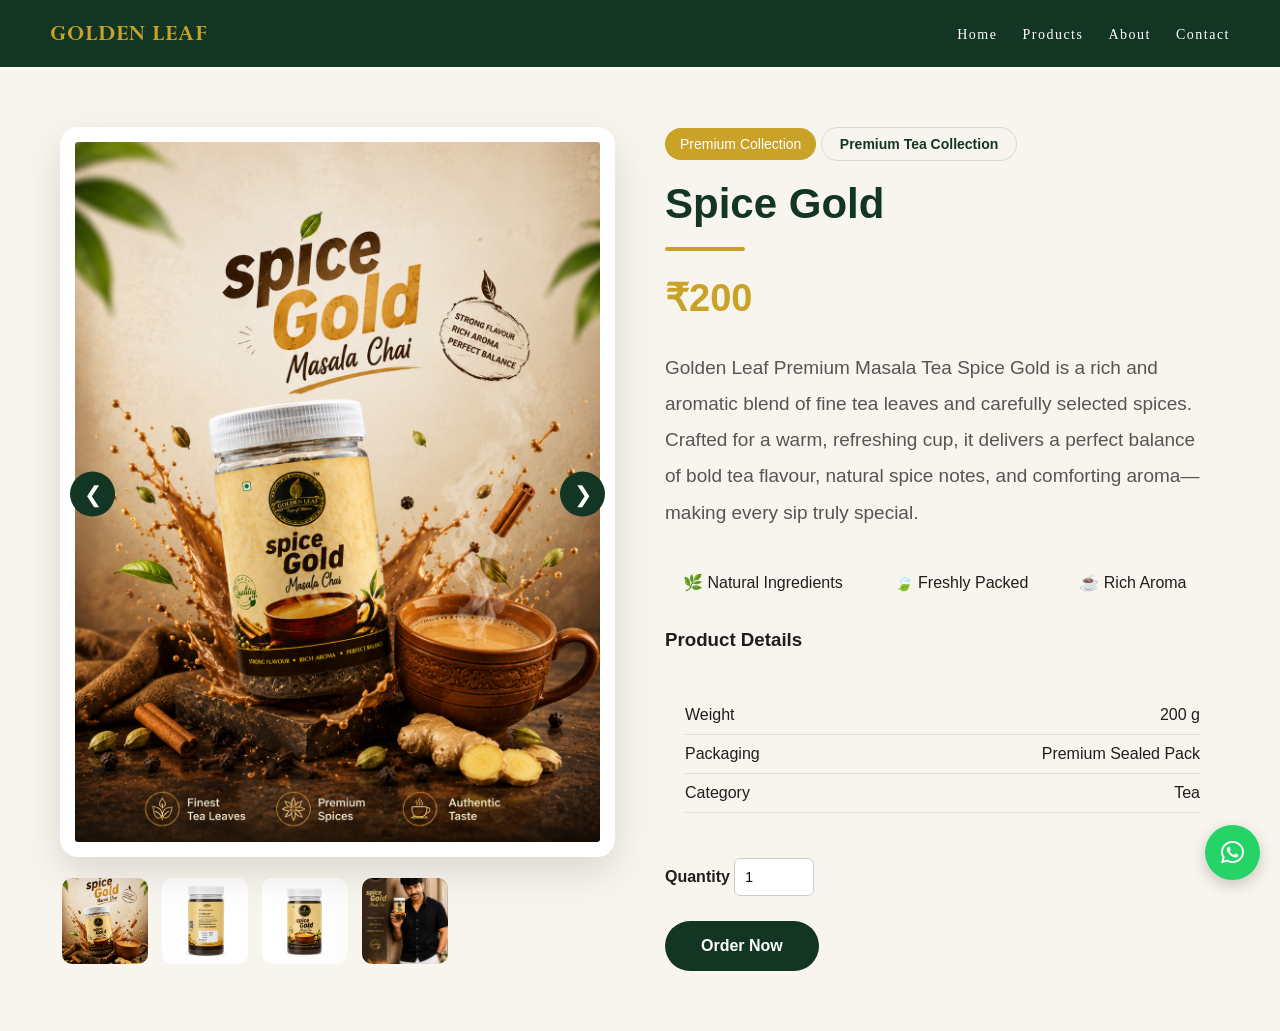
<file: spice-gold.html>
<!DOCTYPE html>
<html lang="en">

<head>

  <link rel="stylesheet" href="https://cdnjs.cloudflare.com/ajax/libs/font-awesome/6.5.1/css/all.min.css">
  
<meta charset="UTF-8">
<meta name="viewport" content="width=device-width, initial-scale=1.0">

<title>Spice Gold | Masala Tea</title>

<link rel="stylesheet" href="assets/css/style.css">

</head>

<body>

<nav class="navbar">

<div class="brand">
GOLDEN LEAF
</div>

<ul class="nav-links">

<li><a href="index.html">Home</a></li>

<li><a href="products.html">Products</a></li>

<li><a href="about.html">About</a></li>

<li><a href="contact.html">Contact</a></li>

</ul>

</nav>

<section class="product-page">

<div class="product-gallery">

<div class="gallery-container">

<button
class="gallery-btn left-btn"
onclick="previousImage()">

❮

</button>

<img
id="mainImage"
src="assets/images/products/spice-gold/main.jpg"
alt="Spice Gold"
class="main-product-image">

<button
class="gallery-btn right-btn"
onclick="nextImage()">

❯

</button>

</div>
<div class="thumbnail-row">

<img
src="assets/images/products/spice-gold/main.jpg"
onclick="changeImage(this)"
class="thumbnail">

<img
src="assets/images/products/spice-gold/gallery1.jpg"
onclick="changeImage(this)"
class="thumbnail">

<img
src="assets/images/products/spice-gold/gallery2.jpg"
onclick="changeImage(this)"
class="thumbnail">

<img
src="assets/images/products/spice-gold/gallery3.jpg"
onclick="changeImage(this)"
class="thumbnail">

</div>

</div>

<div class="product-info">

<span class="product-badge">
Premium Collection
</span>
  
<span class="premium-tag">
Premium Tea Collection
</span>
  
<h1>Spice Gold</h1>
  <div class="gold-line"></div>

<p class="price">
₹200
</p>

<p class="product-description">

Golden Leaf Premium Masala Tea Spice Gold is a rich and aromatic
  
blend of fine tea leaves and carefully selected spices. Crafted for a warm, 

refreshing cup, it delivers a perfect balance of bold tea flavour, natural spice notes,

and comforting aroma—making every sip truly special.

</p>

<div class="feature-box">

<div class="feature-item">
🌿 Natural Ingredients
</div>

<div class="feature-item">
🍃 Freshly Packed
</div>

<div class="feature-item">
☕ Rich Aroma
</div>

</div>

<h3>Product Details</h3>

<div class="spec-card">

<div class="spec-row">
<span>Weight</span>
<span>200 g</span>
</div>

<div class="spec-row">
<span>Packaging</span>
<span>Premium Sealed Pack</span>
</div>

<div class="spec-row">
<span>Category</span>
<span>Tea</span>
</div>

</div>

<div class="quantity-box">

<label>Quantity</label>

<input
type="number"
value="1"
min="1">

</div>

<a href="order.html?product=Spice%20Gold" class="btn">
Order Now
</a>
  
</div>

</section>

    <a href="https://wa.me/918943013671" class="whatsapp-float" target="_blank">
  <i class="fa-brands fa-whatsapp"></i>
</a>

<script src="assets/js/main.js"></script>

</body>

</html>
</file>
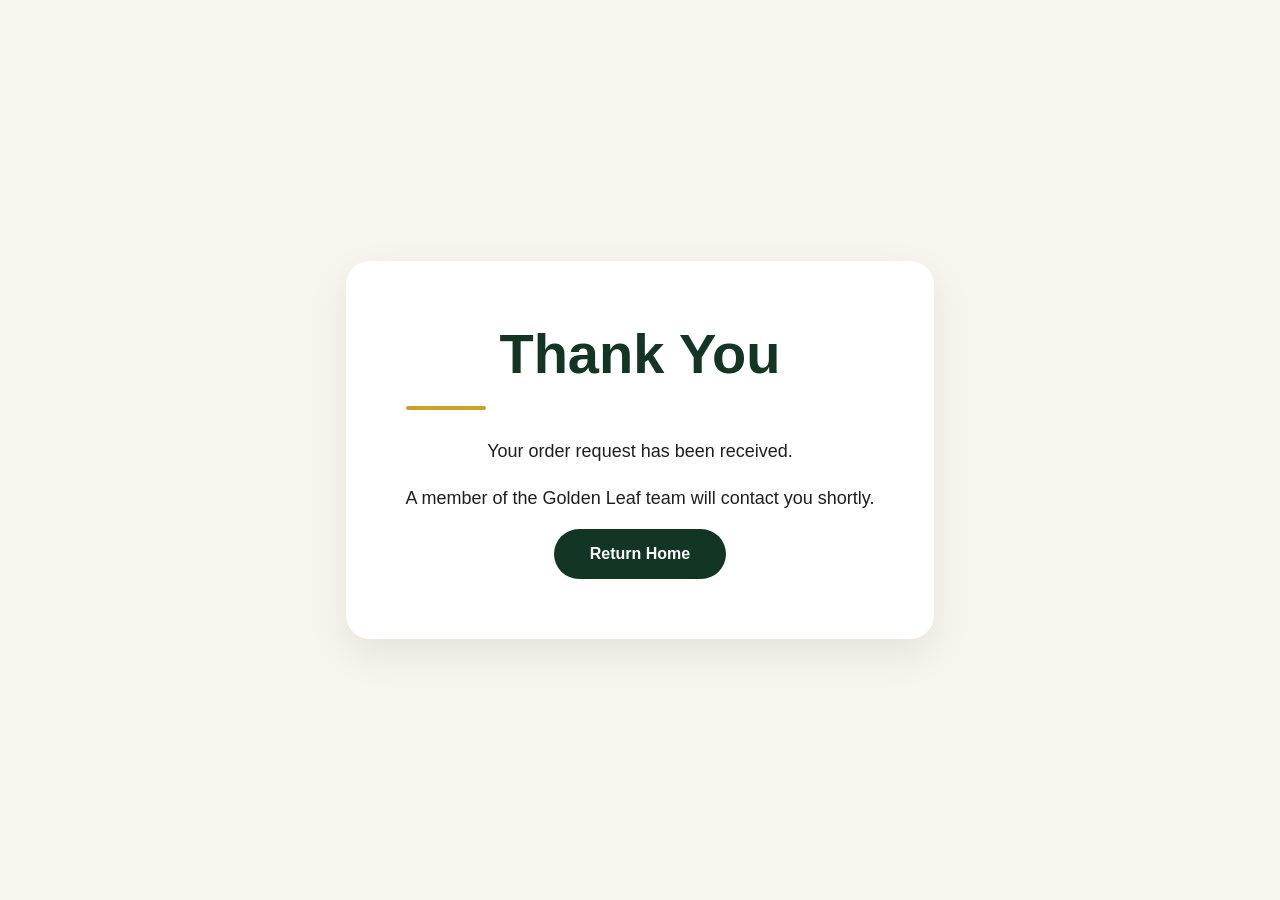
<file: thank-you.html>
<!DOCTYPE html>
<html lang="en">

<head>

<meta charset="UTF-8">
<meta name="viewport" content="width=device-width, initial-scale=1.0">

<title>Thank You | Golden Leaf</title>

<link rel="stylesheet" href="assets/css/style.css">

</head>

<body>

<section class="thank-you-page">

<div class="thank-you-card">

<h1>Thank You</h1>

<div class="gold-line"></div>

<p>

Your order request has been received.

</p>

<p>

A member of the Golden Leaf team
will contact you shortly.

</p>

<a href="index.html" class="btn">

Return Home

</a>

</div>

</section>

</body>

</html>
</file>
<file: assets/css/style.css>
@font-face {
    font-family: "Perpetua Custom";
    src: url("../fonts/Perpetua-Bold.otf") format("opentype");
    font-weight: bold;
    font-style: normal;
}

*{
margin:0;
padding:0;
box-sizing:border-box;
}

body{

font-family:Arial,sans-serif;

background:#f8f5ee;

color:#1e1e1e;

}

.navbar{

display:flex;

justify-content:space-between;

align-items:center;

padding:20px 50px;

background:#123524;

}

.brand{

font-size:24px;

font-weight:bold;

color:#c9a227;

}

.nav-links{

display:flex;

list-style:none;

gap:25px;

}

.nav-links a{

color:white;

text-decoration:none;

}

.hero{

text-align:center;

padding-bottom:60px;

}

.hero-banner{

width:100%;

display:block;

}

.hero-content{

padding:50px 20px;

}

.hero-content h1{

font-size:48px;

margin-bottom:20px;

color:#123524;

}

.hero-content p{

font-size:20px;

margin-bottom:30px;

}

.btn{

display:inline-block;

background:#123524;

color:white;

padding:16px 36px;

border-radius:30px;

text-decoration:none;

font-weight:600;

transition:.3s;

}

.btn:hover{

background:#c9a227;

transform:translateY(-2px);

}

.featured-products{

padding:50px 20px;

max-width:1200px;

margin:auto;

}
.featured-products h2{

text-align:center;

margin-bottom:40px;

}

.product-grid{

display:grid;

grid-template-columns:repeat(4,1fr);

gap:30px;

}

.product-card{

background:white;

padding:20px;

border-radius:12px;

text-align:center;

box-shadow:0 5px 15px rgba(0,0,0,.08);

transition:.3s;

}


.product-card:hover{

transform:translateY(-5px);

}  


.product-card img{

width:100%;

height:auto;
  
background:white;

border-radius:8px;

}
.product-card h3{

margin-top:15px;

}

.why-us{

padding:50px 20px;

background:white;

}

.why-us h2{

text-align:center;

margin-bottom:40px;

}

.reasons{

display:grid;

grid-template-columns:repeat(auto-fit,minmax(200px,1fr));

gap:20px;

}

.reason{

background:#123524;

color:white;

padding:30px;

text-align:center;

border-radius:10px;

}

footer{

background:#123524;

color:white;

text-align:center;

padding:25px;

}

.product-page{

max-width:1300px;

margin:60px auto;

padding:40px;

display:grid;

grid-template-columns:1.1fr 1fr;

gap:70px;

align-items:start;

}

.products-page h1{

margin-bottom:20px;

color:#123524;

}

.collection-text{

margin-bottom:50px;

font-size:18px;

}

.price{

font-size:38px;

font-weight:bold;

color:#c9a227;

margin:20px 0;

}

.product-page{

max-width:1200px;

margin:auto;

padding:60px 20px;

display:grid;

grid-template-columns:1fr 1fr;

gap:50px;

}

.main-product-image{

width:100%;

border-radius:18px;

box-shadow:0 15px 40px rgba(0,0,0,.12);

background:white;

padding:15px;

}

.thumbnail-row{

display:flex;

gap:10px;

margin-top:15px;

}

.thumbnail{

width:90px;

height:90px;

object-fit:cover;

cursor:pointer;

border-radius:12px;

border:2px solid transparent;

transition:.3s;

}

.thumbnail:hover{

border-color:#c9a227;

transform:translateY(-3px);

}

.product-info h1{

font-size:56px;

font-weight:700;

color:#123524;

margin-bottom:15px;

line-height:1.1;

}

.product-description{

margin:25px 0;

line-height:1.8;

}

.specs{

margin:20px 0;

padding-left:20px;

}

.quantity-box{

margin:25px 0;

}

.quantity-box input{

width:80px;

padding:10px;

}

@media(max-width:900px){

.product-page{

grid-template-columns:1fr;

}

}

.product-badge{

display:inline-block;

background:#c9a227;

color:white;

padding:8px 15px;

border-radius:20px;

margin-bottom:15px;

font-size:14px;

}

.product-info h1{

font-size:42px;

color:#123524;

margin-bottom:15px;

}

.product-description{

font-size:19px;

line-height:1.9;

color:#555;

margin:30px 0;

max-width:550px;

}

.feature-box{

display:flex;

gap:15px;

flex-wrap:wrap;

margin:25px 0;

}

.feature-item{

background:#f8f5ee;

padding:12px 18px;

border-radius:10px;

}

.spec-card{

background:#f8f5ee;

padding:20px;

border-radius:12px;

margin:25px 0;

}

.spec-row{

display:flex;

justify-content:space-between;

padding:10px 0;

border-bottom:1px solid #ddd;

}

.gallery-container{

position:relative;

}

.gallery-btn{

position:absolute;

top:50%;

transform:translateY(-50%);

background:#123524;

color:white;

border:none;

width:45px;

height:45px;

border-radius:50%;

cursor:pointer;

font-size:22px;

z-index:10;

}

.left-btn{

left:10px;

}

.right-btn{

right:10px;

}

.gold-line{

width:80px;

height:4px;

background:#c9a227;

margin:20px 0 25px;

border-radius:10px;

}

.premium-tag{

display:inline-block;

background:#f8f5ee;

color:#123524;

padding:8px 18px;

border-radius:20px;

font-size:14px;

font-weight:600;

margin-bottom:20px;

border:1px solid #e0d9c8;

}


.order-section{

max-width:800px;

margin:60px auto;

padding:40px;

text-align:center;

}

.order-form{

background:white;

padding:45px;

border-radius:24px;

box-shadow:0 15px 40px rgba(0,0,0,.08);

display:flex;

flex-direction:column;

gap:18px;

margin-top:30px;

text-align:left;

}

.order-form input,
.order-form textarea,
.order-form select{

padding:16px;

border:1px solid #ddd;

border-radius:12px;

font-size:16px;

background:#fafafa;

transition:.3s;

}

.order-form input:focus,
.order-form textarea:focus,
.order-form select:focus{

outline:none;

border-color:#c9a227;

background:white;

}

.order-form button{

margin-top:20px;

}

.order-form{

background:white;

padding:40px;

border-radius:20px;

box-shadow:0 10px 30px rgba(0,0,0,.08);

display:flex;

flex-direction:column;

gap:15px;

margin-top:30px;

text-align:left;

}

.order-intro{

max-width:600px;

margin:20px auto 40px;

line-height:1.8;

color:#555;

font-size:18px;

}

.trust-message{

font-size:14px;

color:#666;

text-align:center;

margin-top:10px;

}

.order-form label{

font-weight:600;

color:#123524;

margin-bottom:5px;

}

.order-form i{

color:#c9a227;

margin-right:10px;

width:18px;

}

.thank-you-page{

min-height:100vh;

display:flex;

justify-content:center;

align-items:center;

padding:30px;

}

.thank-you-card{

background:white;

padding:60px;

border-radius:24px;

box-shadow:0 15px 40px rgba(0,0,0,.08);

text-align:center;

max-width:600px;

}

.thank-you-card h1{

font-size:56px;

color:#123524;

margin-bottom:20px;

}

.thank-you-card p{

font-size:18px;

line-height:1.8;

margin-bottom:15px;

}

.products-header {
    text-align: center;
    max-width: 800px;
    margin: 60px auto 40px;
}

.products-header h1 {
    font-size: 48px;
    color: #123524;
    margin-bottom: 10px;
}

.collection-text {
    font-size: 18px;
    color: #666;
    line-height: 1.6;
}


/* ===== ORDER PAGE EMERGENCY FIX ===== */

.order-section form {
    max-width: 700px;
    margin: 0 auto;
    padding: 20px;
}

.form-grid {
    display: grid;
    grid-template-columns: 1fr 1fr;
    gap: 15px;
}

.form-group {
    display: flex;
    flex-direction: column;
    margin-bottom: 12px;
}

.form-group.full {
    grid-column: span 2;
}

label {
    margin-bottom: 6px;
    font-weight: 600;
}

input, select, textarea {
    width: 100%;
    padding: 10px;
    box-sizing: border-box;
    border: 1px solid #ccc;
    border-radius: 6px;
    font-size: 14px;
}

textarea {
    resize: vertical;
}

button.btn {
    width: 100%;
    padding: 12px;
    border-radius: 30px;
}

.page-section {
    max-width: 900px;
    margin: 60px auto;
    padding: 20px;
    text-align: center;
}

.page-section h1 {
    font-size: 40px;
    margin-bottom: 20px;
    color: #123524;
}

.page-section p {
    font-size: 18px;
    line-height: 1.6;
    color: #444;
}

.contact-box {
    margin-top: 20px;
    padding: 20px;
    background: #f5f5f5;
    border-radius: 10px;
}

@media screen and (max-width: 1024px) {

    /* GLOBAL FIX */
    body {
        overflow-x: hidden;
    }

    /* NAVBAR FIX */
    .navbar {
        flex-direction: column;
        align-items: center;
        text-align: center;
        gap: 10px;
        padding: 15px;
    }

    .nav-links {
        flex-wrap: wrap;
        justify-content: center;
        gap: 10px;
    }

    /* HERO / HEADER TEXT FIX */
    h1 {
        font-size: 28px;
        text-align: center;
    }

    p {
        text-align: center;
        padding: 0 10px;
    }

    /* PRODUCT GRID FIX */
    .product-grid {
        grid-template-columns: 1fr !important;
        gap: 20px;
        padding: 10px;
    }

    /* ORDER FORM FIX */
    .form-grid {
        grid-template-columns: 1fr !important;
        padding: 10px;
    }

    .form-group.full {
        grid-column: auto;
    }

    input, select, textarea {
        font-size: 16px;
    }

    /* BUTTON FIX */
    button, .btn {
        width: 100%;
    }

    /* IMAGE FIX */
    img {
        max-width: 100%;
        height: auto;
    }

    /* SECTION SPACING FIX */
    section {
        padding: 30px 15px;
    }
}


.whatsapp-float {
    position: fixed;
    bottom: 20px;
    right: 20px;
    background: #25D366;
    color: white;
    width: 55px;
    height: 55px;
    border-radius: 50%;
    display: flex;
    align-items: center;
    justify-content: center;
    font-size: 26px;
    box-shadow: 0 5px 15px rgba(0,0,0,0.2);
    z-index: 999;
    transition: 0.3s;
    text-decoration: none;
}

.whatsapp-float:hover {
    transform: scale(1.1);
}

.testimonials {
    text-align: center;
    padding: 60px 20px;
    background: #f9f9f9;
}

.testimonials h2 {
    font-size: 32px;
    margin-bottom: 30px;
    color: #123524;
}

.testimonial-grid {
    display: grid;
    grid-template-columns: repeat(3, 1fr);
    gap: 20px;
    max-width: 1000px;
    margin: auto;
}

.testimonial-card {
    background: white;
    padding: 20px;
    border-radius: 12px;
    box-shadow: 0 3px 10px rgba(0,0,0,0.1);
    transition: 0.3s;
}

.testimonial-card:hover {
    transform: translateY(-5px);
}

.testimonial-card p {
    font-style: italic;
    color: #444;
}

.testimonial-card h4 {
    margin-top: 10px;
    color: #123524;
}

@media (max-width: 768px) {
    .testimonial-grid {
        grid-template-columns: 1fr;
    }
}

/* =========================================
   GOLDEN LEAF HERO BRAND
   ========================================= */

.hero-brand {
    display: flex;
    flex-direction: column;
    align-items: center;
    justify-content: center;
    text-align: center;
    margin: 0;
    line-height: 1;
}

.hero-brand-name {
    font-family: "Cinzel", serif;
    font-size: 52px;
    font-weight: 600;
    letter-spacing: 3px;
    line-height: 1.15;
}

.hero-brand-tagline {
    font-family: "Poppins", sans-serif;
    font-size: 15px;
    font-weight: 400;
    letter-spacing: 6px;
    margin-top: 10px;
    text-transform: uppercase;
    line-height: 1.5;
}

/* =========================================
   MOBILE HERO BRAND
   ========================================= */

@media screen and (max-width: 600px) {

    .hero-brand-name {
        font-size: 30px;
        letter-spacing: 2px;
    }

    .hero-brand-tagline {
        font-size: 9px;
        letter-spacing: 3px;
        margin-top: 7px;
    }
}

/* =========================================
   ELEGANT NAVIGATION
   ========================================= */

.nav-links a {
    font-family: "Cinzel", serif;
    font-size: 14px;
    font-weight: 500;
    letter-spacing: 1.5px;
    text-decoration: none;
    transition: all 0.3s ease;
}

/* Elegant hover effect */

.nav-links a:hover {
    letter-spacing: 2.5px;
}

/* =========================================
   MOBILE NAVIGATION
   ========================================= */

@media screen and (max-width: 600px) {

    .nav-links a {
        font-size: 11px;
        letter-spacing: 1px;
    }

    .nav-links a:hover {
        letter-spacing: 1.5px;
    }
}

/* =========================================
   PRODUCTS PAGE — LUXURY HEADING
   ========================================= */

.products-page h1 {
    font-family: "Cinzel", serif;
    font-size: 42px;
    font-weight: 600;
    letter-spacing: 2px;
    line-height: 1.2;
    text-align: center;
    margin-bottom: 12px;
}

/* Subtitle underneath the heading */

.products-page .collection-text {
    font-family: "Poppins", sans-serif;
    font-size: 15px;
    font-weight: 300;
    letter-spacing: 1.5px;
    line-height: 1.7;
    text-align: center;
    max-width: 650px;
    margin: 0 auto 40px;
}

/* =========================================
   MOBILE
   ========================================= */

@media screen and (max-width: 600px) {

    .products-page h1 {
        font-size: 28px;
        letter-spacing: 1.5px;
        line-height: 1.3;
        margin-bottom: 10px;
    }

    .products-page .collection-text {
        font-size: 12px;
        letter-spacing: 0.8px;
        line-height: 1.6;
        padding: 0 15px;
        margin-bottom: 30px;
    }
}

.brand {
    font-family: "Perpetua Custom", serif;
    font-weight: bold;
    letter-spacing: 1px;
}

/* =========================================
   SHOPPING CART BUTTON
   ========================================= */

.cart-button-container {
    width: 100%;
    display: flex;
    justify-content: flex-end;
    padding: 15px 5%;
    box-sizing: border-box;
}

.cart-button {
    display: inline-flex;
    align-items: center;
    gap: 8px;
    padding: 10px 18px;
    border: 1px solid currentColor;
    border-radius: 30px;
    text-decoration: none;
    font-family: "Cinzel", serif;
    font-size: 13px;
    letter-spacing: 1px;
    transition: all 0.3s ease;
}

.cart-button:hover {
    transform: translateY(-2px);
}

#cart-count {
    min-width: 20px;
    height: 20px;
    display: inline-flex;
    align-items: center;
    justify-content: center;
    border-radius: 50%;
    font-family: "Poppins", sans-serif;
    font-size: 11px;
}

/* MOBILE */

@media screen and (max-width: 600px) {

    .cart-button-container {
        padding: 12px 20px;
    }

    .cart-button {
        padding: 8px 14px;
        font-size: 11px;
    }
}

/* =========================================
   SHOPPING CART PAGE
   ========================================= */

.cart-section {
    max-width: 1000px;
    margin: 0 auto;
    padding: 60px 20px;
}

.cart-section h1 {
    text-align: center;
    font-family: "Cinzel", serif;
    font-size: 40px;
    letter-spacing: 2px;
    margin-bottom: 12px;
}

.cart-items {
    margin-top: 40px;
}

.cart-item {
    display: flex;
    align-items: center;
    gap: 20px;
    padding: 20px;
    margin-bottom: 15px;
    border-radius: 12px;
}

.cart-item img {
    width: 100px;
    height: 100px;
    object-fit: cover;
    border-radius: 8px;
}

.cart-item-info {
    flex: 1;
}

.cart-item-info h3 {
    font-family: "Cinzel", serif;
    margin: 0 0 8px;
}

.cart-item-info p {
    margin: 5px 0;
}

.cart-quantity {
    display: flex;
    align-items: center;
    gap: 10px;
}

.cart-quantity button {
    width: 30px;
    height: 30px;
    border: none;
    border-radius: 50%;
    cursor: pointer;
}

.remove-cart-item {
    border: none;
    background: transparent;
    cursor: pointer;
    font-size: 18px;
}

.cart-summary {
    margin-top: 35px;
    padding: 25px;
    text-align: right;
    border-radius: 12px;
}

.cart-summary h2 {
    font-family: "Cinzel", serif;
}

.cart-summary p {
    font-size: 20px;
    margin-bottom: 25px;
}


/* MOBILE */

@media screen and (max-width: 600px) {

    .cart-section {
        padding: 40px 15px;
    }

    .cart-section h1 {
        font-size: 28px;
    }

    .cart-item {
        gap: 12px;
        padding: 15px;
    }

    .cart-item img {
        width: 75px;
        height: 75px;
    }

    .cart-item-info h3 {
        font-size: 15px;
    }

    .cart-summary {
        text-align: center;
    }

}

.add-to-cart-btn {
    display: inline-flex;
    align-items: center;
    justify-content: center;
    gap: 7px;

    padding: 9px 16px;

    font-family: "Poppins", sans-serif;
    font-size: 12px;
    letter-spacing: 0.5px;

    border: 1px solid currentColor;
    border-radius: 25px;

    background: transparent;
    cursor: pointer;

    transition: all 0.3s ease;
}

.add-to-cart-btn:hover {
    transform: translateY(-2px);
}
</file>
